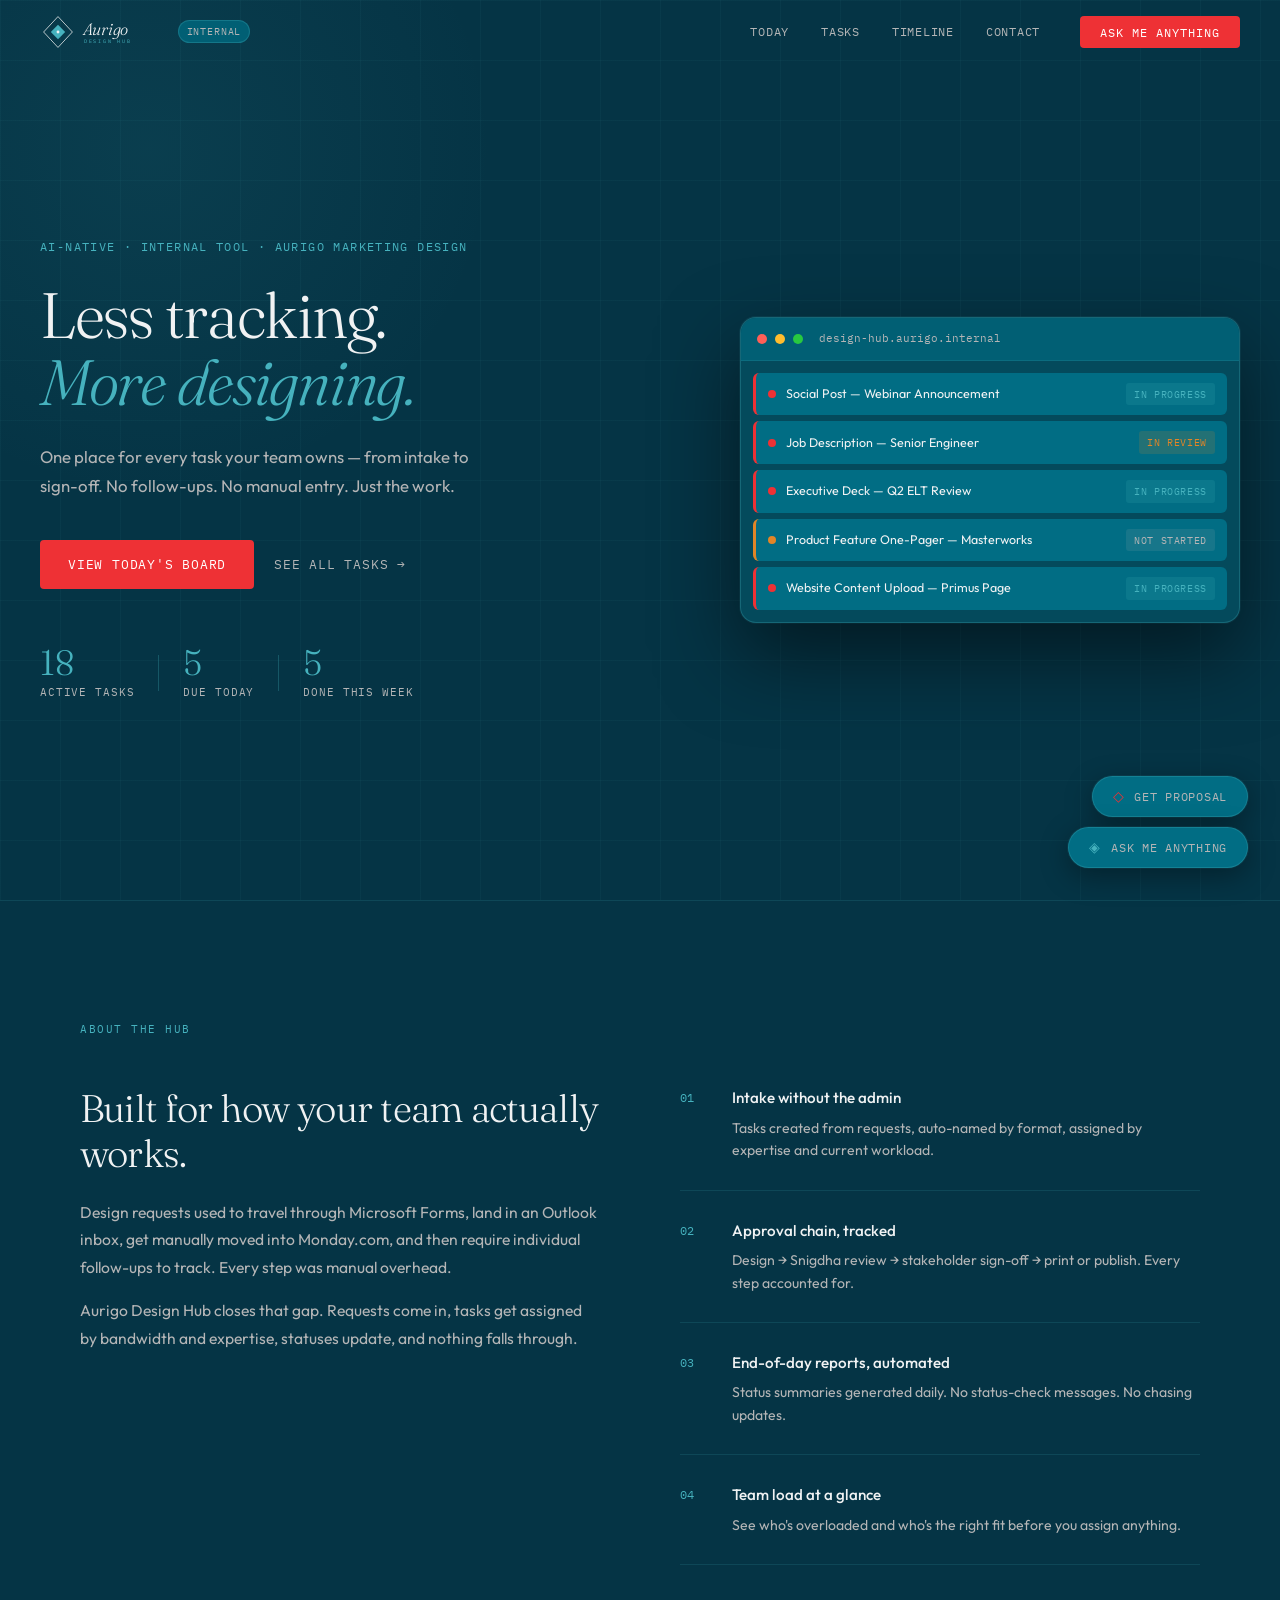
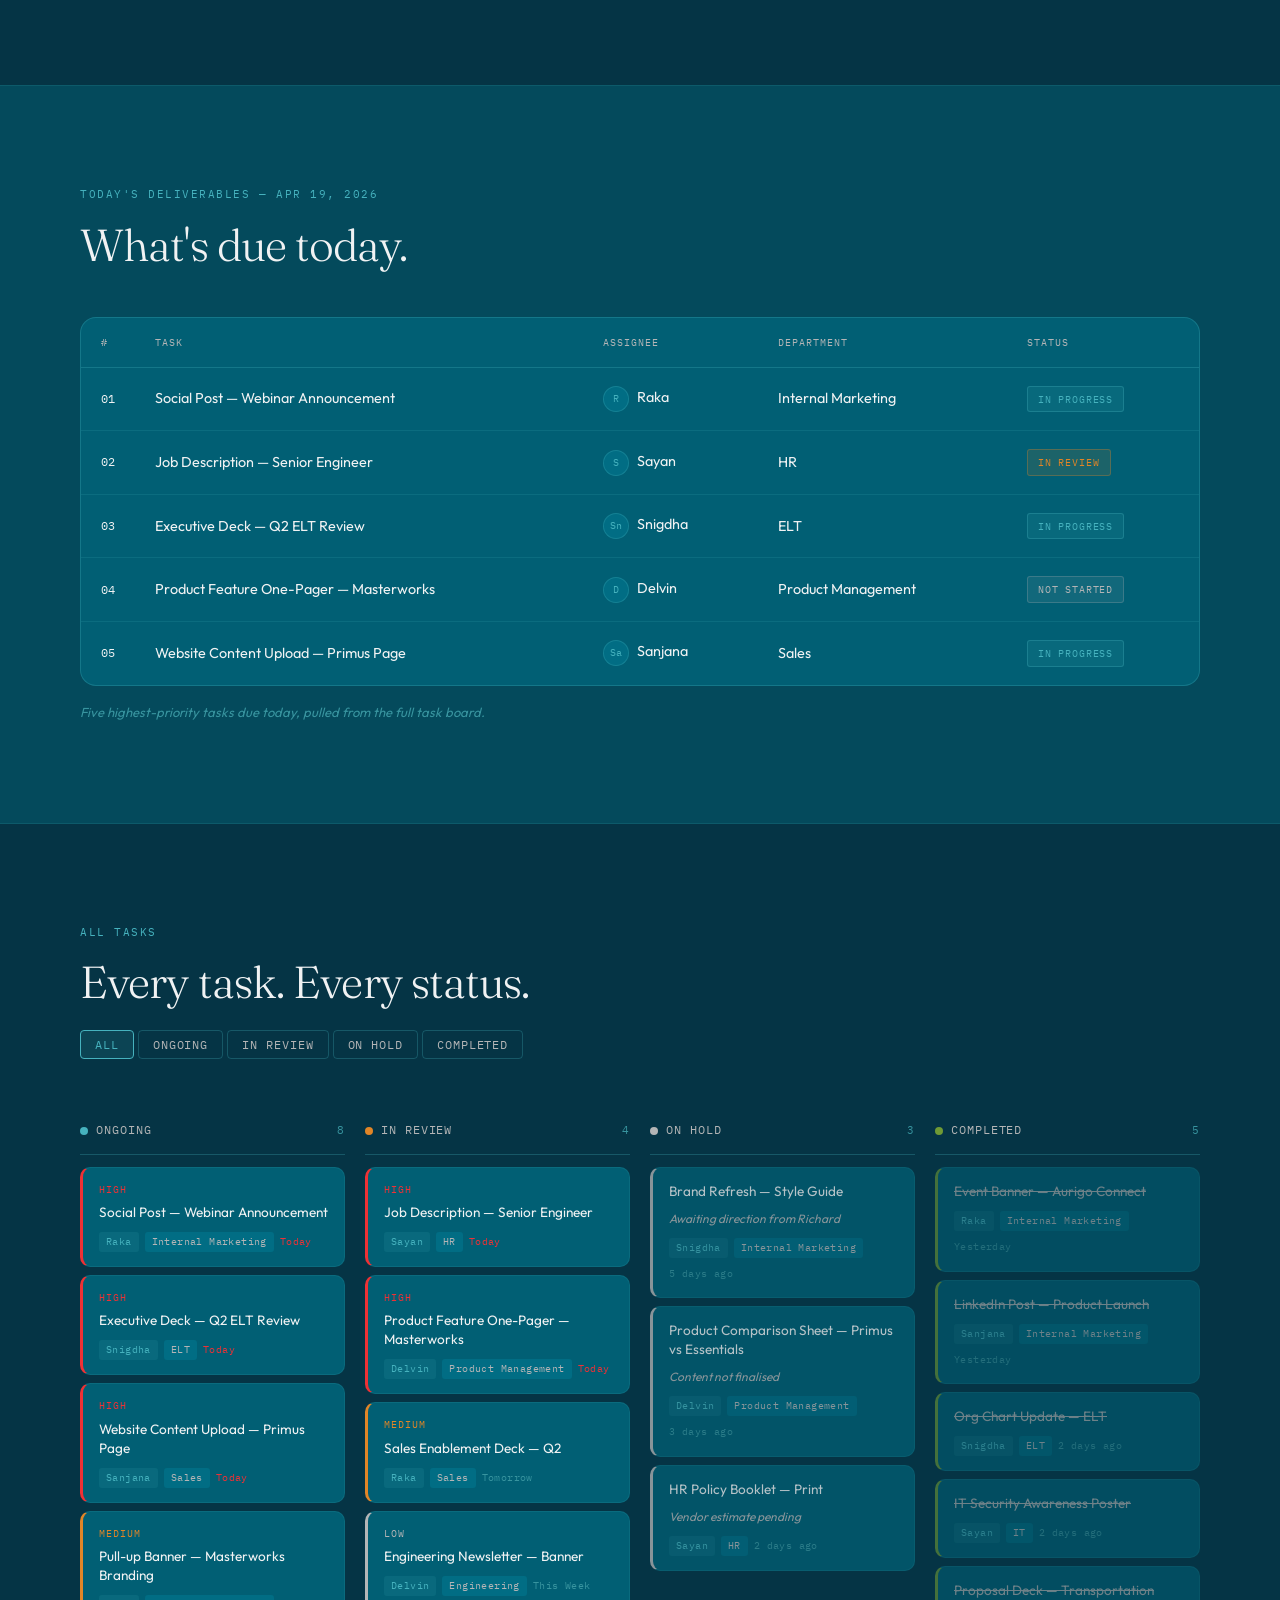
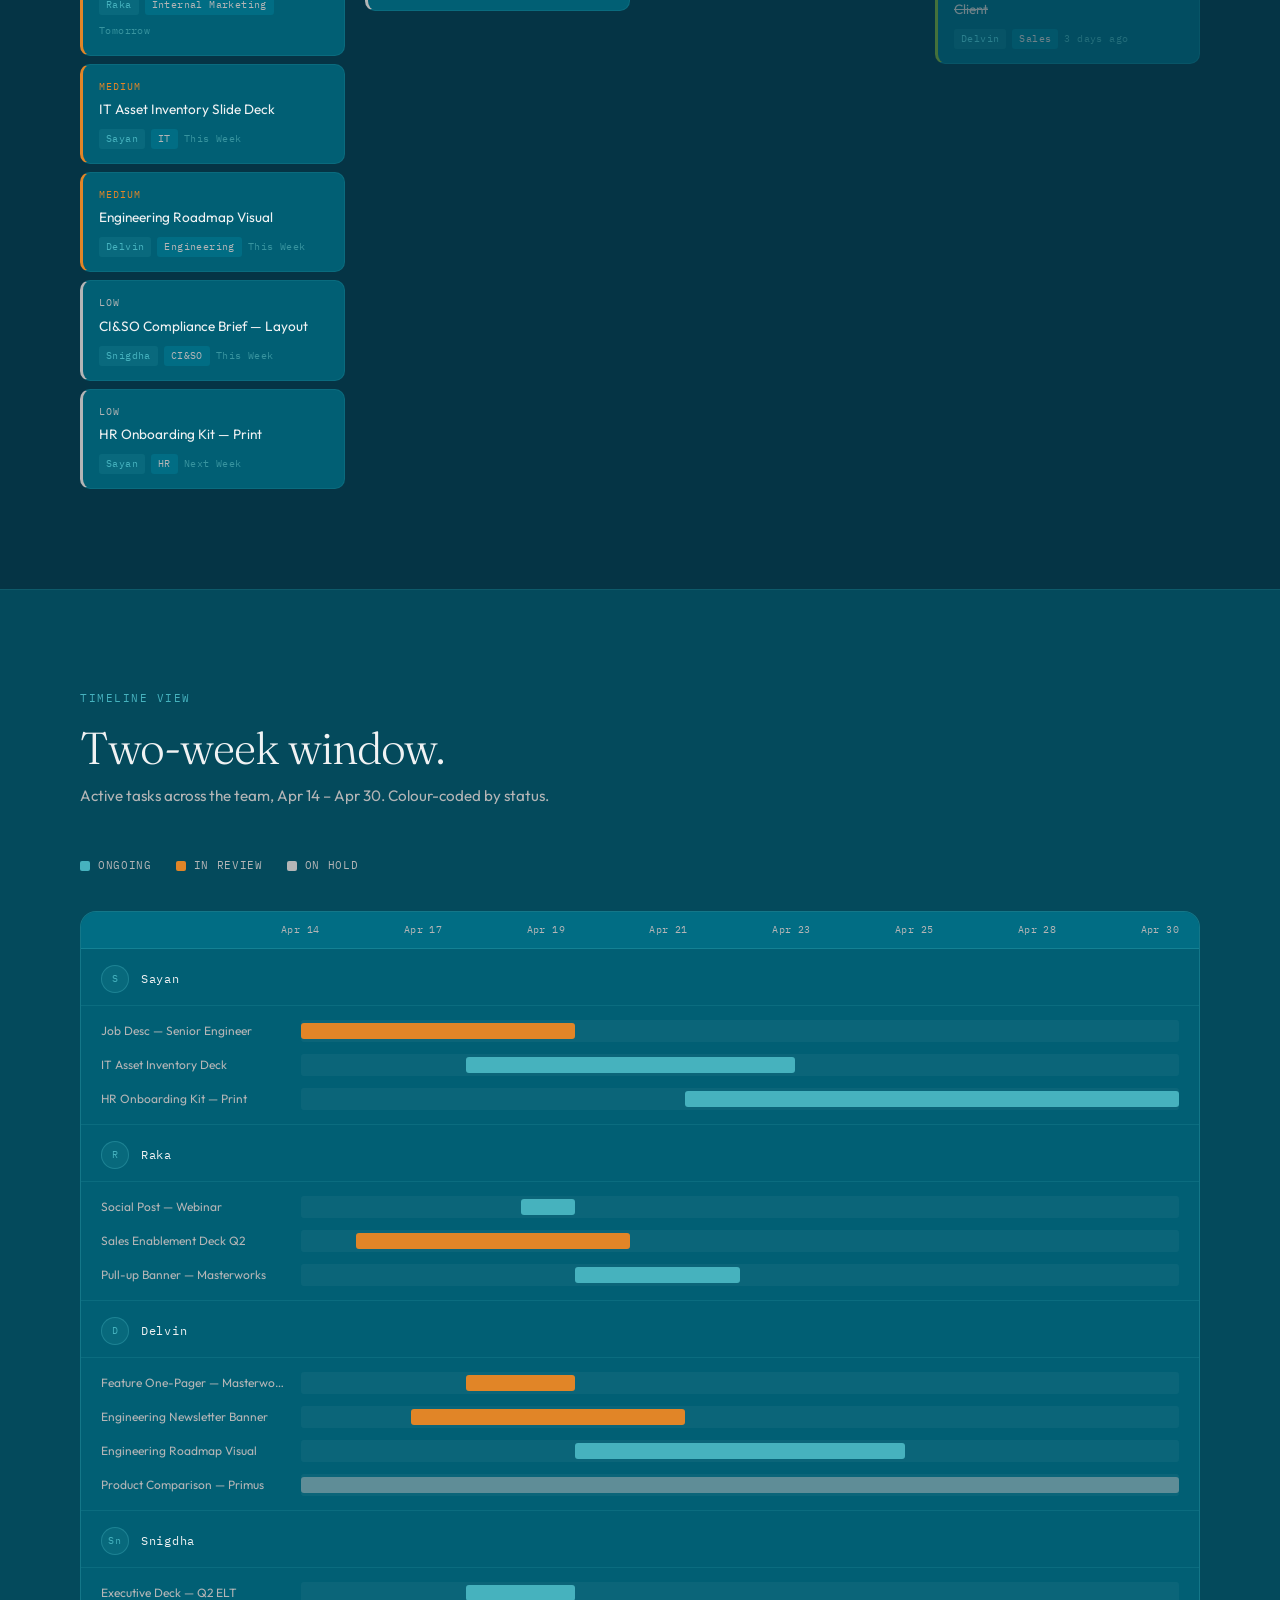
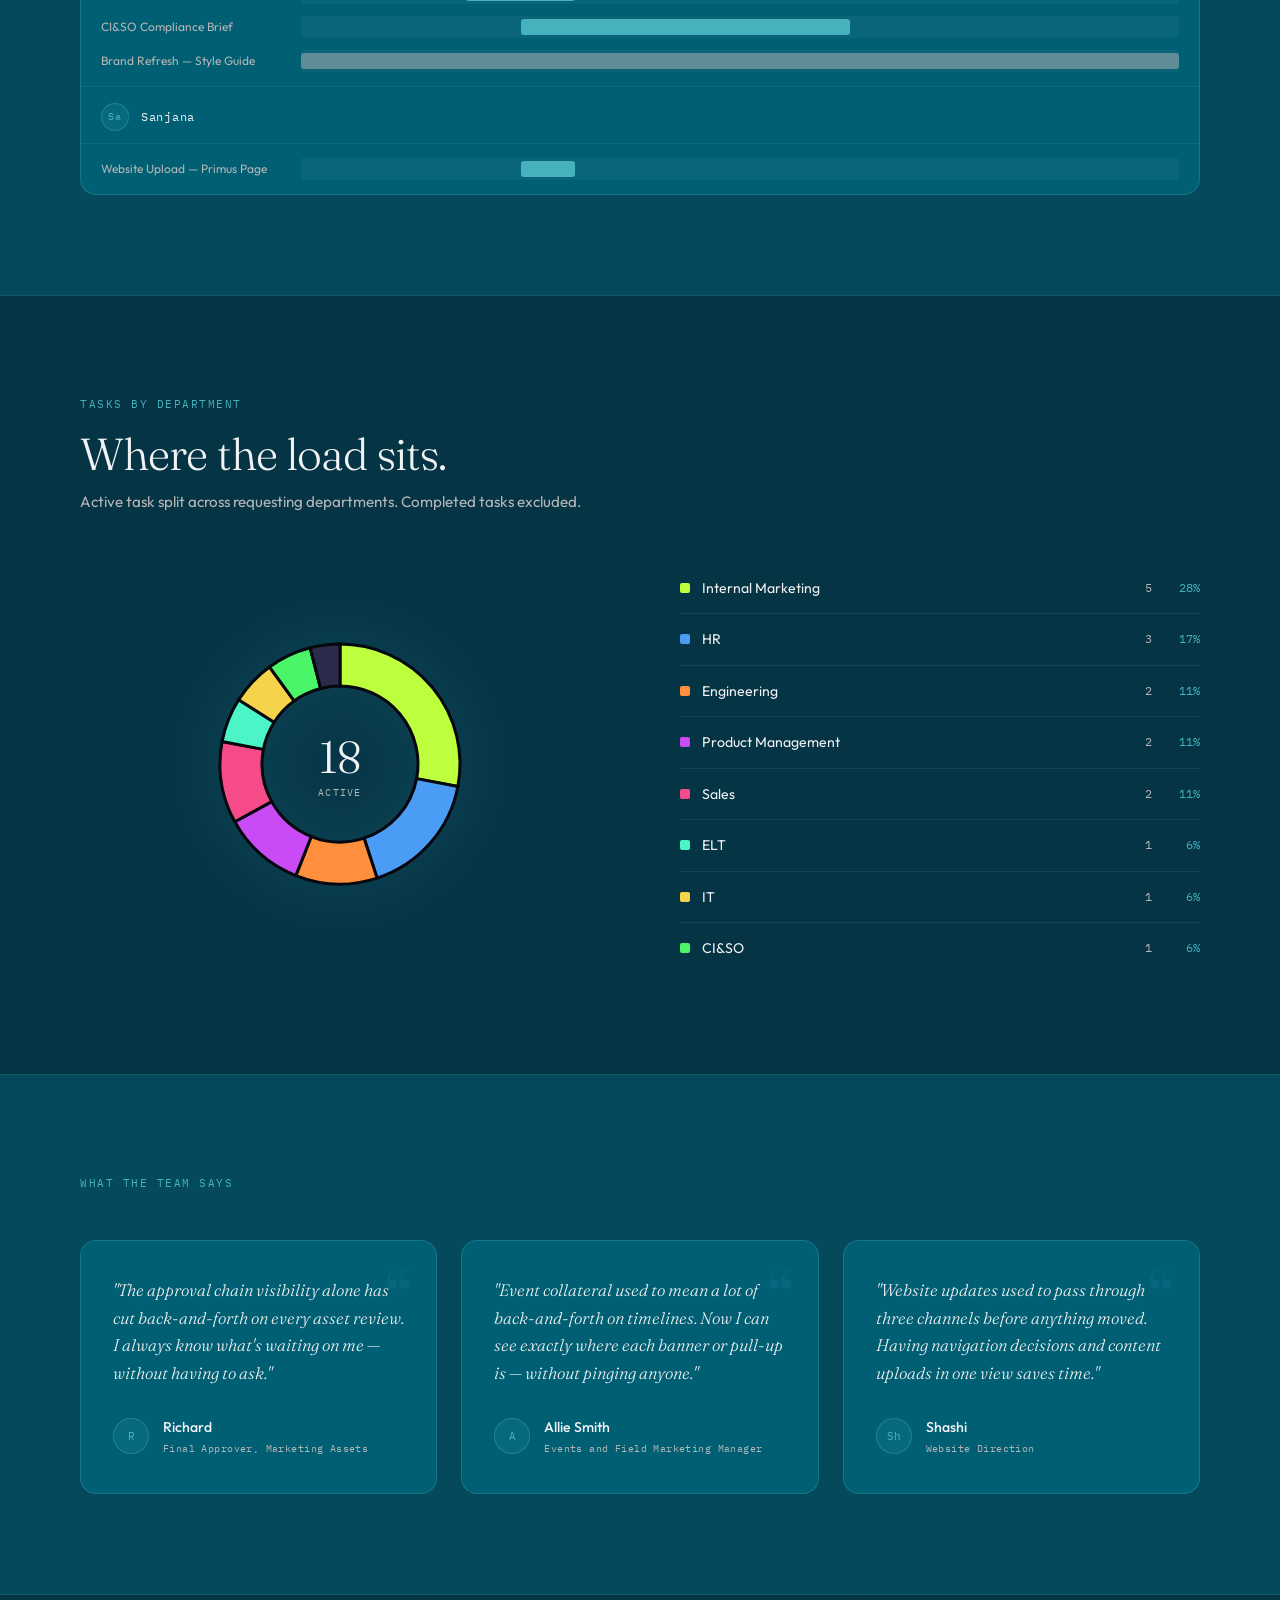
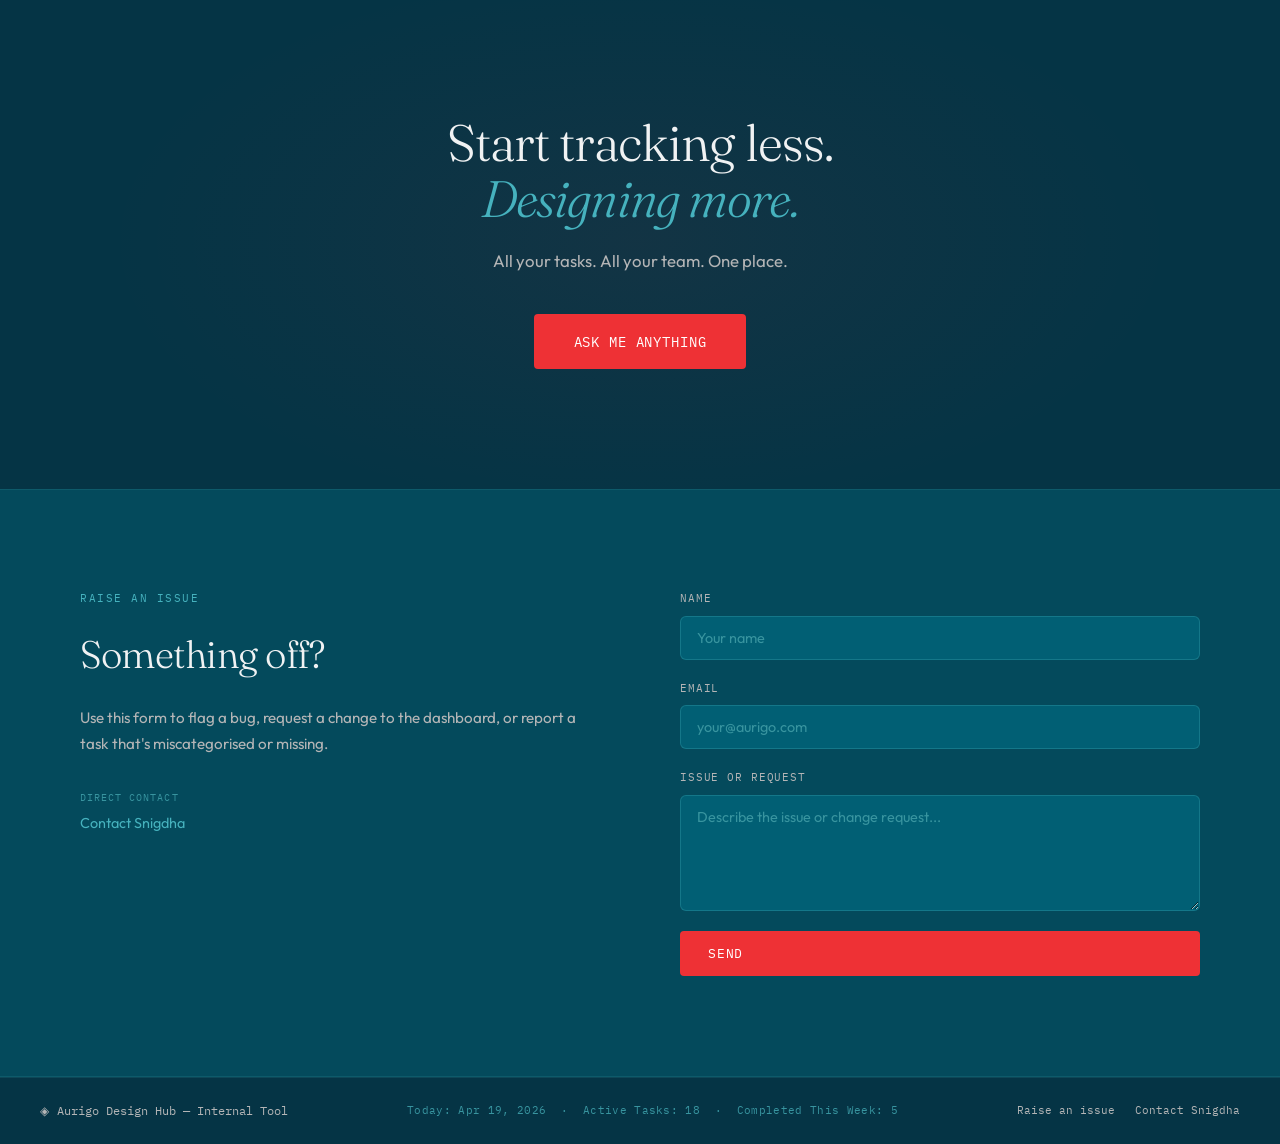
<file: index.html>
<!DOCTYPE html>
<html lang="en">
<head>
  <meta charset="UTF-8">
  <meta name="viewport" content="width=device-width, initial-scale=1.0">
  <title>Aurigo Design Hub — Internal Task Intelligence</title>
  <link rel="preconnect" href="https://fonts.googleapis.com">
  <link rel="preconnect" href="https://fonts.gstatic.com" crossorigin>
  <link href="https://fonts.googleapis.com/css2?family=Fraunces:ital,opsz,wght@0,9..144,300;0,9..144,500;1,9..144,300;1,9..144,400&family=IBM+Plex+Mono:wght@400;500&family=Outfit:wght@300;400;500;600&display=swap" rel="stylesheet">
  <link rel="stylesheet" href="styles.css">
</head>
<body>

  <!-- ── NAV ───────────────────────────────────────────────── -->
  <nav class="nav" id="nav">
    <div class="nav-inner">
      <div class="nav-logo">
        <svg xmlns="http://www.w3.org/2000/svg" viewBox="0 0 248 70" fill="none"
             height="36" aria-label="Aurigo Design Hub"
             style="display:block; flex-shrink:0;">
          <!-- Outer diamond frame — uses currentColor (inherits --text from nav) -->
          <path d="M35 5 L63 35 L35 65 L7 35 Z"
                stroke="currentColor" stroke-width="1.5" fill="none" stroke-linejoin="round"/>
          <!-- Inner diamond — site accent #46B2BE -->
          <path d="M35 21 L49 35 L35 49 L21 35 Z" fill="#46B2BE"/>
          <!-- Centre dot -->
          <circle cx="35" cy="35" r="2.8" fill="currentColor"/>
          <!-- "Aurigo" wordmark -->
          <text x="83" y="40"
                font-family="'Fraunces', Georgia, serif"
                font-size="32" font-weight="300" font-style="italic"
                fill="currentColor" letter-spacing="-0.5">Aurigo</text>
          <!-- "DESIGN HUB" sub-label in accent colour -->
          <text x="85" y="57"
                font-family="'IBM Plex Mono', 'Courier New', monospace"
                font-size="9" font-weight="400"
                fill="#46B2BE" letter-spacing="3.5">DESIGN HUB</text>
        </svg>
        <span class="logo-badge">Internal</span>
      </div>
      <div class="nav-links">
        <a href="#deliverables">Today</a>
        <a href="#tasks">Tasks</a>
        <a href="#timeline">Timeline</a>
        <a href="#contact">Contact</a>
      </div>
      <button class="nav-cta" onclick="toggleAiChat()">Ask me anything</button>
    </div>
  </nav>

  <!-- ── HERO ─────────────────────────────────────────────── -->
  <section class="hero" id="home">
    <div class="hero-inner">
      <div class="hero-content">
        <div class="hero-label">AI-native · Internal Tool · Aurigo Marketing Design</div>
        <h1 class="hero-headline">
          Less tracking.<br>
          <em>More designing.</em>
        </h1>
        <p class="hero-sub">
          One place for every task your team owns — from intake to sign-off.
          No follow-ups. No manual entry. Just the work.
        </p>
        <div class="hero-actions">
          <a href="#deliverables" class="btn-primary">View Today's Board</a>
          <a href="#tasks" class="btn-ghost">See all tasks →</a>
        </div>
        <div class="hero-stats">
          <div class="stat">
            <span class="stat-num">18</span>
            <span class="stat-label">Active Tasks</span>
          </div>
          <div class="stat-div"></div>
          <div class="stat">
            <span class="stat-num">5</span>
            <span class="stat-label">Due Today</span>
          </div>
          <div class="stat-div"></div>
          <div class="stat">
            <span class="stat-num">5</span>
            <span class="stat-label">Done This Week</span>
          </div>
        </div>
      </div>

      <div class="hero-visual">
        <div class="dashboard-preview">
          <div class="preview-bar">
            <span class="dot red"></span>
            <span class="dot amber"></span>
            <span class="dot green"></span>
            <span class="preview-title">design-hub.aurigo.internal</span>
          </div>
          <div class="preview-content">
            <div class="preview-row high">
              <span class="preview-dot high"></span>
              <span class="preview-task">Social Post — Webinar Announcement</span>
              <span class="preview-status in-progress">In Progress</span>
            </div>
            <div class="preview-row high">
              <span class="preview-dot high"></span>
              <span class="preview-task">Job Description — Senior Engineer</span>
              <span class="preview-status in-review">In Review</span>
            </div>
            <div class="preview-row high">
              <span class="preview-dot high"></span>
              <span class="preview-task">Executive Deck — Q2 ELT Review</span>
              <span class="preview-status in-progress">In Progress</span>
            </div>
            <div class="preview-row med">
              <span class="preview-dot med"></span>
              <span class="preview-task">Product Feature One-Pager — Masterworks</span>
              <span class="preview-status not-started">Not Started</span>
            </div>
            <div class="preview-row high">
              <span class="preview-dot high"></span>
              <span class="preview-task">Website Content Upload — Primus Page</span>
              <span class="preview-status in-progress">In Progress</span>
            </div>
          </div>
        </div>
      </div>
    </div>
  </section>

  <!-- ── ABOUT ─────────────────────────────────────────────── -->
  <section class="about" id="about">
    <div class="container">
      <div class="about-label reveal">About the hub</div>
      <div class="about-grid">
        <div class="about-text reveal">
          <h2>Built for how your team actually works.</h2>
          <p>
            Design requests used to travel through Microsoft Forms, land in an
            Outlook inbox, get manually moved into Monday.com, and then require
            individual follow-ups to track. Every step was manual overhead.
          </p>
          <p>
            Aurigo Design Hub closes that gap. Requests come in, tasks get
            assigned by bandwidth and expertise, statuses update, and nothing
            falls through.
          </p>
        </div>
        <div class="about-features reveal">
          <div class="feature-item">
            <div class="feature-icon">01</div>
            <div class="feature-text">
              <h4>Intake without the admin</h4>
              <p>Tasks created from requests, auto-named by format, assigned by expertise and current workload.</p>
            </div>
          </div>
          <div class="feature-item">
            <div class="feature-icon">02</div>
            <div class="feature-text">
              <h4>Approval chain, tracked</h4>
              <p>Design → Snigdha review → stakeholder sign-off → print or publish. Every step accounted for.</p>
            </div>
          </div>
          <div class="feature-item">
            <div class="feature-icon">03</div>
            <div class="feature-text">
              <h4>End-of-day reports, automated</h4>
              <p>Status summaries generated daily. No status-check messages. No chasing updates.</p>
            </div>
          </div>
          <div class="feature-item">
            <div class="feature-icon">04</div>
            <div class="feature-text">
              <h4>Team load at a glance</h4>
              <p>See who's overloaded and who's the right fit before you assign anything.</p>
            </div>
          </div>
        </div>
      </div>
    </div>
  </section>

  <!-- ── TODAY'S DELIVERABLES ──────────────────────────────── -->
  <section class="deliverables" id="deliverables">
    <div class="container">
      <div class="section-header reveal">
        <div class="section-label">TODAY'S DELIVERABLES — APR 19, 2026</div>
        <h2>What's due today.</h2>
      </div>
      <div class="deliverables-table-wrap reveal">
        <table class="deliverables-table">
          <thead>
            <tr>
              <th>#</th>
              <th>Task</th>
              <th>Assignee</th>
              <th>Department</th>
              <th>Status</th>
            </tr>
          </thead>
          <tbody>
            <tr>
              <td class="row-num">01</td>
              <td class="task-name">Social Post — Webinar Announcement</td>
              <td><span class="avatar">R</span>Raka</td>
              <td>Internal Marketing</td>
              <td><span class="badge in-progress">In Progress</span></td>
            </tr>
            <tr>
              <td class="row-num">02</td>
              <td class="task-name">Job Description — Senior Engineer</td>
              <td><span class="avatar">S</span>Sayan</td>
              <td>HR</td>
              <td><span class="badge in-review">In Review</span></td>
            </tr>
            <tr>
              <td class="row-num">03</td>
              <td class="task-name">Executive Deck — Q2 ELT Review</td>
              <td><span class="avatar">Sn</span>Snigdha</td>
              <td>ELT</td>
              <td><span class="badge in-progress">In Progress</span></td>
            </tr>
            <tr>
              <td class="row-num">04</td>
              <td class="task-name">Product Feature One-Pager — Masterworks</td>
              <td><span class="avatar">D</span>Delvin</td>
              <td>Product Management</td>
              <td><span class="badge not-started">Not Started</span></td>
            </tr>
            <tr>
              <td class="row-num">05</td>
              <td class="task-name">Website Content Upload — Primus Page</td>
              <td><span class="avatar">Sa</span>Sanjana</td>
              <td>Sales</td>
              <td><span class="badge in-progress">In Progress</span></td>
            </tr>
          </tbody>
        </table>
      </div>
      <p class="table-note reveal">Five highest-priority tasks due today, pulled from the full task board.</p>
    </div>
  </section>

  <!-- ── ALL TASKS (SERVICES) ──────────────────────────────── -->
  <section class="tasks" id="tasks">
    <div class="container">
      <div class="section-header reveal">
        <div class="section-label">ALL TASKS</div>
        <h2>Every task. Every status.</h2>
        <div class="filter-bar">
          <button class="filter active" data-filter="all">All</button>
          <button class="filter" data-filter="ongoing">Ongoing</button>
          <button class="filter" data-filter="in-review">In Review</button>
          <button class="filter" data-filter="on-hold">On Hold</button>
          <button class="filter" data-filter="completed">Completed</button>
        </div>
      </div>

      <div class="tasks-grid">

        <!-- Ongoing -->
        <div class="task-column reveal" data-status="ongoing">
          <div class="col-header">
            <span class="col-dot ongoing"></span>Ongoing<span class="col-count">8</span>
          </div>
          <div class="task-cards">
            <div class="task-card priority-high">
              <div class="card-priority">High</div>
              <div class="card-title">Social Post — Webinar Announcement</div>
              <div class="card-meta">
                <span class="card-assignee">Raka</span>
                <span class="card-dept">Internal Marketing</span>
                <span class="card-due today">Today</span>
              </div>
            </div>
            <div class="task-card priority-high">
              <div class="card-priority">High</div>
              <div class="card-title">Executive Deck — Q2 ELT Review</div>
              <div class="card-meta">
                <span class="card-assignee">Snigdha</span>
                <span class="card-dept">ELT</span>
                <span class="card-due today">Today</span>
              </div>
            </div>
            <div class="task-card priority-high">
              <div class="card-priority">High</div>
              <div class="card-title">Website Content Upload — Primus Page</div>
              <div class="card-meta">
                <span class="card-assignee">Sanjana</span>
                <span class="card-dept">Sales</span>
                <span class="card-due today">Today</span>
              </div>
            </div>
            <div class="task-card priority-medium">
              <div class="card-priority">Medium</div>
              <div class="card-title">Pull-up Banner — Masterworks Branding</div>
              <div class="card-meta">
                <span class="card-assignee">Raka</span>
                <span class="card-dept">Internal Marketing</span>
                <span class="card-due">Tomorrow</span>
              </div>
            </div>
            <div class="task-card priority-medium">
              <div class="card-priority">Medium</div>
              <div class="card-title">IT Asset Inventory Slide Deck</div>
              <div class="card-meta">
                <span class="card-assignee">Sayan</span>
                <span class="card-dept">IT</span>
                <span class="card-due">This Week</span>
              </div>
            </div>
            <div class="task-card priority-medium">
              <div class="card-priority">Medium</div>
              <div class="card-title">Engineering Roadmap Visual</div>
              <div class="card-meta">
                <span class="card-assignee">Delvin</span>
                <span class="card-dept">Engineering</span>
                <span class="card-due">This Week</span>
              </div>
            </div>
            <div class="task-card priority-low">
              <div class="card-priority">Low</div>
              <div class="card-title">CI&amp;SO Compliance Brief — Layout</div>
              <div class="card-meta">
                <span class="card-assignee">Snigdha</span>
                <span class="card-dept">CI&amp;SO</span>
                <span class="card-due">This Week</span>
              </div>
            </div>
            <div class="task-card priority-low">
              <div class="card-priority">Low</div>
              <div class="card-title">HR Onboarding Kit — Print</div>
              <div class="card-meta">
                <span class="card-assignee">Sayan</span>
                <span class="card-dept">HR</span>
                <span class="card-due">Next Week</span>
              </div>
            </div>
          </div>
        </div>

        <!-- In Review -->
        <div class="task-column reveal" data-status="in-review">
          <div class="col-header">
            <span class="col-dot in-review"></span>In Review<span class="col-count">4</span>
          </div>
          <div class="task-cards">
            <div class="task-card priority-high">
              <div class="card-priority">High</div>
              <div class="card-title">Job Description — Senior Engineer</div>
              <div class="card-meta">
                <span class="card-assignee">Sayan</span>
                <span class="card-dept">HR</span>
                <span class="card-due today">Today</span>
              </div>
            </div>
            <div class="task-card priority-high">
              <div class="card-priority">High</div>
              <div class="card-title">Product Feature One-Pager — Masterworks</div>
              <div class="card-meta">
                <span class="card-assignee">Delvin</span>
                <span class="card-dept">Product Management</span>
                <span class="card-due today">Today</span>
              </div>
            </div>
            <div class="task-card priority-medium">
              <div class="card-priority">Medium</div>
              <div class="card-title">Sales Enablement Deck — Q2</div>
              <div class="card-meta">
                <span class="card-assignee">Raka</span>
                <span class="card-dept">Sales</span>
                <span class="card-due">Tomorrow</span>
              </div>
            </div>
            <div class="task-card priority-low">
              <div class="card-priority">Low</div>
              <div class="card-title">Engineering Newsletter — Banner</div>
              <div class="card-meta">
                <span class="card-assignee">Delvin</span>
                <span class="card-dept">Engineering</span>
                <span class="card-due">This Week</span>
              </div>
            </div>
          </div>
        </div>

        <!-- On Hold -->
        <div class="task-column reveal" data-status="on-hold">
          <div class="col-header">
            <span class="col-dot on-hold"></span>On Hold<span class="col-count">3</span>
          </div>
          <div class="task-cards">
            <div class="task-card hold">
              <div class="card-title">Brand Refresh — Style Guide</div>
              <div class="card-hold-reason">Awaiting direction from Richard</div>
              <div class="card-meta">
                <span class="card-assignee">Snigdha</span>
                <span class="card-dept">Internal Marketing</span>
                <span class="card-due">5 days ago</span>
              </div>
            </div>
            <div class="task-card hold">
              <div class="card-title">Product Comparison Sheet — Primus vs Essentials</div>
              <div class="card-hold-reason">Content not finalised</div>
              <div class="card-meta">
                <span class="card-assignee">Delvin</span>
                <span class="card-dept">Product Management</span>
                <span class="card-due">3 days ago</span>
              </div>
            </div>
            <div class="task-card hold">
              <div class="card-title">HR Policy Booklet — Print</div>
              <div class="card-hold-reason">Vendor estimate pending</div>
              <div class="card-meta">
                <span class="card-assignee">Sayan</span>
                <span class="card-dept">HR</span>
                <span class="card-due">2 days ago</span>
              </div>
            </div>
          </div>
        </div>

        <!-- Completed -->
        <div class="task-column reveal" data-status="completed">
          <div class="col-header">
            <span class="col-dot completed"></span>Completed<span class="col-count">5</span>
          </div>
          <div class="task-cards">
            <div class="task-card done">
              <div class="card-title">Event Banner — Aurigo Connect</div>
              <div class="card-meta">
                <span class="card-assignee">Raka</span>
                <span class="card-dept">Internal Marketing</span>
                <span class="card-due">Yesterday</span>
              </div>
            </div>
            <div class="task-card done">
              <div class="card-title">LinkedIn Post — Product Launch</div>
              <div class="card-meta">
                <span class="card-assignee">Sanjana</span>
                <span class="card-dept">Internal Marketing</span>
                <span class="card-due">Yesterday</span>
              </div>
            </div>
            <div class="task-card done">
              <div class="card-title">Org Chart Update — ELT</div>
              <div class="card-meta">
                <span class="card-assignee">Snigdha</span>
                <span class="card-dept">ELT</span>
                <span class="card-due">2 days ago</span>
              </div>
            </div>
            <div class="task-card done">
              <div class="card-title">IT Security Awareness Poster</div>
              <div class="card-meta">
                <span class="card-assignee">Sayan</span>
                <span class="card-dept">IT</span>
                <span class="card-due">2 days ago</span>
              </div>
            </div>
            <div class="task-card done">
              <div class="card-title">Proposal Deck — Transportation Client</div>
              <div class="card-meta">
                <span class="card-assignee">Delvin</span>
                <span class="card-dept">Sales</span>
                <span class="card-due">3 days ago</span>
              </div>
            </div>
          </div>
        </div>

      </div><!-- /tasks-grid -->
    </div>
  </section>

  <!-- ── TIMELINE / GANTT ───────────────────────────────────── -->
  <section class="timeline" id="timeline">
    <div class="container">
      <div class="section-header reveal">
        <div class="section-label">TIMELINE VIEW</div>
        <h2>Two-week window.</h2>
        <p class="section-sub">Active tasks across the team, Apr 14 – Apr 30. Colour-coded by status.</p>
      </div>

      <div class="gantt-legend reveal">
        <span class="legend-item"><span class="legend-dot ongoing"></span>Ongoing</span>
        <span class="legend-item"><span class="legend-dot in-review"></span>In Review</span>
        <span class="legend-item"><span class="legend-dot on-hold"></span>On Hold</span>
      </div>

      <div class="gantt-wrap reveal">
        <!-- Date header -->
        <div class="gantt-dates">
          <div class="gantt-bars-header">
            <span>Apr 14</span><span>Apr 17</span><span>Apr 19</span>
            <span>Apr 21</span><span>Apr 23</span><span>Apr 25</span>
            <span>Apr 28</span><span>Apr 30</span>
          </div>
        </div>

        <!-- Sayan -->
        <div class="gantt-person">
          <div class="gantt-person-header">
            <div class="gantt-avatar">S</div>Sayan
          </div>
          <div class="gantt-rows">
            <div class="gantt-row">
              <span class="gantt-task-label">Job Desc — Senior Engineer</span>
              <div class="gantt-bar-track">
                <div class="gantt-bar in-review" style="left:0%;width:31.25%"></div>
              </div>
            </div>
            <div class="gantt-row">
              <span class="gantt-task-label">IT Asset Inventory Deck</span>
              <div class="gantt-bar-track">
                <div class="gantt-bar ongoing" style="left:18.75%;width:37.5%"></div>
              </div>
            </div>
            <div class="gantt-row">
              <span class="gantt-task-label">HR Onboarding Kit — Print</span>
              <div class="gantt-bar-track">
                <div class="gantt-bar ongoing" style="left:43.75%;width:56.25%"></div>
              </div>
            </div>
          </div>
        </div>

        <!-- Raka -->
        <div class="gantt-person">
          <div class="gantt-person-header">
            <div class="gantt-avatar">R</div>Raka
          </div>
          <div class="gantt-rows">
            <div class="gantt-row">
              <span class="gantt-task-label">Social Post — Webinar</span>
              <div class="gantt-bar-track">
                <div class="gantt-bar ongoing" style="left:25%;width:6.25%"></div>
              </div>
            </div>
            <div class="gantt-row">
              <span class="gantt-task-label">Sales Enablement Deck Q2</span>
              <div class="gantt-bar-track">
                <div class="gantt-bar in-review" style="left:6.25%;width:31.25%"></div>
              </div>
            </div>
            <div class="gantt-row">
              <span class="gantt-task-label">Pull-up Banner — Masterworks</span>
              <div class="gantt-bar-track">
                <div class="gantt-bar ongoing" style="left:31.25%;width:18.75%"></div>
              </div>
            </div>
          </div>
        </div>

        <!-- Delvin -->
        <div class="gantt-person">
          <div class="gantt-person-header">
            <div class="gantt-avatar">D</div>Delvin
          </div>
          <div class="gantt-rows">
            <div class="gantt-row">
              <span class="gantt-task-label">Feature One-Pager — Masterworks</span>
              <div class="gantt-bar-track">
                <div class="gantt-bar in-review" style="left:18.75%;width:12.5%"></div>
              </div>
            </div>
            <div class="gantt-row">
              <span class="gantt-task-label">Engineering Newsletter Banner</span>
              <div class="gantt-bar-track">
                <div class="gantt-bar in-review" style="left:12.5%;width:31.25%"></div>
              </div>
            </div>
            <div class="gantt-row">
              <span class="gantt-task-label">Engineering Roadmap Visual</span>
              <div class="gantt-bar-track">
                <div class="gantt-bar ongoing" style="left:31.25%;width:37.5%"></div>
              </div>
            </div>
            <div class="gantt-row">
              <span class="gantt-task-label">Product Comparison — Primus</span>
              <div class="gantt-bar-track">
                <div class="gantt-bar on-hold" style="left:0%;width:100%"></div>
              </div>
            </div>
          </div>
        </div>

        <!-- Snigdha -->
        <div class="gantt-person">
          <div class="gantt-person-header">
            <div class="gantt-avatar">Sn</div>Snigdha
          </div>
          <div class="gantt-rows">
            <div class="gantt-row">
              <span class="gantt-task-label">Executive Deck — Q2 ELT</span>
              <div class="gantt-bar-track">
                <div class="gantt-bar ongoing" style="left:18.75%;width:12.5%"></div>
              </div>
            </div>
            <div class="gantt-row">
              <span class="gantt-task-label">CI&amp;SO Compliance Brief</span>
              <div class="gantt-bar-track">
                <div class="gantt-bar ongoing" style="left:25%;width:37.5%"></div>
              </div>
            </div>
            <div class="gantt-row">
              <span class="gantt-task-label">Brand Refresh — Style Guide</span>
              <div class="gantt-bar-track">
                <div class="gantt-bar on-hold" style="left:0%;width:100%"></div>
              </div>
            </div>
          </div>
        </div>

        <!-- Sanjana -->
        <div class="gantt-person">
          <div class="gantt-person-header">
            <div class="gantt-avatar">Sa</div>Sanjana
          </div>
          <div class="gantt-rows">
            <div class="gantt-row">
              <span class="gantt-task-label">Website Upload — Primus Page</span>
              <div class="gantt-bar-track">
                <div class="gantt-bar ongoing" style="left:25%;width:6.25%"></div>
              </div>
            </div>
          </div>
        </div>

      </div><!-- /gantt-wrap -->
    </div>
  </section>

  <!-- ── DEPT PIE CHART ────────────────────────────────────── -->
  <section class="depts" id="depts">
    <div class="container">
      <div class="section-header reveal">
        <div class="section-label">TASKS BY DEPARTMENT</div>
        <h2>Where the load sits.</h2>
        <p class="section-sub">Active task split across requesting departments. Completed tasks excluded.</p>
      </div>
      <div class="dept-layout">
        <div class="dept-chart reveal">
          <svg viewBox="0 0 200 200" class="pie-chart" id="pieChart"></svg>
          <div class="pie-center">
            <span class="pie-total">18</span>
            <span class="pie-label">active</span>
          </div>
        </div>
        <div class="dept-legend reveal">
          <div class="dept-row">
            <span class="dept-color" style="background:#BDFF3C"></span>
            <span class="dept-name">Internal Marketing</span>
            <span class="dept-count">5</span>
            <span class="dept-pct">28%</span>
          </div>
          <div class="dept-row">
            <span class="dept-color" style="background:#4B9CF5"></span>
            <span class="dept-name">HR</span>
            <span class="dept-count">3</span>
            <span class="dept-pct">17%</span>
          </div>
          <div class="dept-row">
            <span class="dept-color" style="background:#FF8F3C"></span>
            <span class="dept-name">Engineering</span>
            <span class="dept-count">2</span>
            <span class="dept-pct">11%</span>
          </div>
          <div class="dept-row">
            <span class="dept-color" style="background:#C84BF5"></span>
            <span class="dept-name">Product Management</span>
            <span class="dept-count">2</span>
            <span class="dept-pct">11%</span>
          </div>
          <div class="dept-row">
            <span class="dept-color" style="background:#F54B88"></span>
            <span class="dept-name">Sales</span>
            <span class="dept-count">2</span>
            <span class="dept-pct">11%</span>
          </div>
          <div class="dept-row">
            <span class="dept-color" style="background:#4BF5C8"></span>
            <span class="dept-name">ELT</span>
            <span class="dept-count">1</span>
            <span class="dept-pct">6%</span>
          </div>
          <div class="dept-row">
            <span class="dept-color" style="background:#F5D44B"></span>
            <span class="dept-name">IT</span>
            <span class="dept-count">1</span>
            <span class="dept-pct">6%</span>
          </div>
          <div class="dept-row">
            <span class="dept-color" style="background:#4BF568"></span>
            <span class="dept-name">CI&amp;SO</span>
            <span class="dept-count">1</span>
            <span class="dept-pct">6%</span>
          </div>
        </div>
      </div>
    </div>
  </section>

  <!-- ── TESTIMONIALS ───────────────────────────────────────── -->
  <section class="testimonials" id="testimonials">
    <div class="container">
      <div class="section-label reveal">What the team says</div>
      <div class="testimonials-grid">
        <div class="testimonial reveal">
          <blockquote>
            "The approval chain visibility alone has cut back-and-forth on every
            asset review. I always know what's waiting on me — without having to ask."
          </blockquote>
          <div class="testimonial-author">
            <div class="author-avatar">R</div>
            <div>
              <div class="author-name">Richard</div>
              <div class="author-role">Final Approver, Marketing Assets</div>
            </div>
          </div>
        </div>
        <div class="testimonial reveal">
          <blockquote>
            "Event collateral used to mean a lot of back-and-forth on timelines.
            Now I can see exactly where each banner or pull-up is — without pinging anyone."
          </blockquote>
          <div class="testimonial-author">
            <div class="author-avatar">A</div>
            <div>
              <div class="author-name">Allie Smith</div>
              <div class="author-role">Events and Field Marketing Manager</div>
            </div>
          </div>
        </div>
        <div class="testimonial reveal">
          <blockquote>
            "Website updates used to pass through three channels before anything
            moved. Having navigation decisions and content uploads in one view saves time."
          </blockquote>
          <div class="testimonial-author">
            <div class="author-avatar">Sh</div>
            <div>
              <div class="author-name">Shashi</div>
              <div class="author-role">Website Direction</div>
            </div>
          </div>
        </div>
      </div>
    </div>
  </section>

  <!-- ── CTA SECTION ───────────────────────────────────────── -->
  <section class="cta-section">
    <div class="container">
      <div class="cta-inner reveal">
        <h2>Start tracking less.<br><em>Designing more.</em></h2>
        <p>All your tasks. All your team. One place.</p>
        <button class="btn-primary large" onclick="toggleAiChat()">Ask me anything</button>
      </div>
    </div>
  </section>

  <!-- ── CONTACT FORM ───────────────────────────────────────── -->
  <section class="contact" id="contact">
    <div class="container">
      <div class="contact-grid">
        <div class="contact-info reveal">
          <div class="section-label">Raise an issue</div>
          <h2>Something off?</h2>
          <p>
            Use this form to flag a bug, request a change to the dashboard,
            or report a task that's miscategorised or missing.
          </p>
          <div class="contact-detail">
            <span class="contact-label">Direct contact</span>
            <a href="mailto:snigdha@aurigo.com" class="contact-link">Contact Snigdha</a>
          </div>
        </div>
        <form class="contact-form reveal" id="contactForm" onsubmit="handleFormSubmit(event)">
          <div class="form-group">
            <label for="formName">Name</label>
            <input type="text" id="formName" placeholder="Your name" required>
          </div>
          <div class="form-group">
            <label for="formEmail">Email</label>
            <input type="email" id="formEmail" placeholder="your@aurigo.com" required>
          </div>
          <div class="form-group">
            <label for="formMessage">Issue or Request</label>
            <textarea id="formMessage" rows="5" placeholder="Describe the issue or change request..." required></textarea>
          </div>
          <button type="submit" class="btn-primary">Send</button>
          <div class="form-success" id="formSuccess">Sent. Snigdha will follow up.</div>
        </form>
      </div>
    </div>
  </section>

  <!-- ── FOOTER ────────────────────────────────────────────── -->
  <footer class="footer">
    <div class="footer-inner">
      <div class="footer-left">
        <span class="logo-mark">◈</span> Aurigo Design Hub — Internal Tool
      </div>
      <div class="footer-center">
        Today: Apr 19, 2026 &nbsp;·&nbsp; Active Tasks: 18 &nbsp;·&nbsp; Completed This Week: 5
      </div>
      <div class="footer-right">
        <a href="#contact">Raise an issue</a>
        <a href="#contact">Contact Snigdha</a>
      </div>
    </div>
  </footer>

  <!-- ── WIDGET SYSTEM ───────────────────────────────────── -->

  <!-- Launcher buttons (visible when no widget is open) -->
  <div class="widget-launchers" id="widgetLaunchers">
    <button class="launcher-btn launcher-proposal" onclick="openProposal()">
      <span class="launcher-icon">◇</span>
      <span class="launcher-label">Get Proposal</span>
    </button>
    <button class="launcher-btn launcher-chat" onclick="openChat()">
      <span class="launcher-icon">◈</span>
      <span class="launcher-label">Ask me anything</span>
    </button>
  </div>

  <!-- Widget 1: Q&A Chat -->
  <div class="widget-panel" id="chatWidget" role="dialog" aria-label="AI Assistant">
    <div class="ai-panel-header">
      <span class="ai-panel-title"><span class="logo-mark">◈</span> Ask me anything</span>
      <button class="ai-panel-close" onclick="closeChat()" aria-label="Close chat">×</button>
    </div>
    <div class="ai-panel-messages" id="aiPanelMessages">
      <div class="chat-msg bot">
        <div class="chat-bubble">Hi, I'm Snigdha's assistant. What would you like to know about the Design Hub?</div>
      </div>
    </div>
    <div class="ai-panel-footer">
      <input
        type="text"
        id="aiPanelInput"
        class="ai-panel-input"
        placeholder="Ask me anything..."
        onkeydown="if(event.key==='Enter' && !event.shiftKey){ event.preventDefault(); sendAiMessage(); }"
        autocomplete="off"
      >
      <button class="ai-panel-send" id="aiPanelSend" onclick="sendAiMessage()" aria-label="Send">→</button>
    </div>
  </div>

  <!-- Widget 2: Proposal Intake -->
  <div class="widget-panel proposal-widget" id="proposalWidget" role="dialog" aria-label="Get a Proposal">
    <div class="ai-panel-header proposal-header">
      <span class="ai-panel-title proposal-title">◇ Get a Proposal</span>
      <button class="ai-panel-close" onclick="closeProposal()" aria-label="Close">×</button>
    </div>
    <div class="intake-progress" id="intakeProgress">
      <div class="intake-bar-track">
        <div class="intake-bar-fill" id="intakeBarFill"></div>
      </div>
      <span class="intake-step-label" id="intakeStepLabel">Step 1 of 6</span>
    </div>
    <div class="ai-panel-messages" id="intakeMessages"></div>
    <div class="ai-panel-footer">
      <input
        type="text"
        id="intakeInput"
        class="ai-panel-input"
        placeholder="Your answer..."
        onkeydown="if(event.key==='Enter' && !event.shiftKey){ event.preventDefault(); sendIntakeMessage(); }"
        autocomplete="off"
      >
      <button class="ai-panel-send" id="intakeSend" onclick="sendIntakeMessage()" aria-label="Send">→</button>
    </div>
  </div>


  <!-- ── SCRIPTS ───────────────────────────────────────────── -->
  <script>
    /* --- Nav scroll --- */
    const nav = document.getElementById('nav');
    window.addEventListener('scroll', () => {
      nav.classList.toggle('scrolled', window.scrollY > 40);
    }, { passive: true });

    /* --- Scroll reveal --- */
    const observer = new IntersectionObserver((entries) => {
      entries.forEach((e, i) => {
        if (e.isIntersecting) {
          e.target.style.transitionDelay = (i * 0.06) + 's';
          e.target.classList.add('visible');
          observer.unobserve(e.target);
        }
      });
    }, { threshold: 0.12 });
    document.querySelectorAll('.reveal').forEach(el => observer.observe(el));

    /* --- Task filters --- */
    const filters = document.querySelectorAll('.filter');
    const columns = document.querySelectorAll('.task-column');
    filters.forEach(btn => {
      btn.addEventListener('click', () => {
        filters.forEach(b => b.classList.remove('active'));
        btn.classList.add('active');
        const f = btn.dataset.filter;
        columns.forEach(col => {
          col.classList.toggle('hidden', f !== 'all' && col.dataset.status !== f);
        });
      });
    });

    /* --- SVG Pie chart --- */
    (function drawPie() {
      const data = [
        { pct: 28, color: '#BDFF3C' },
        { pct: 17, color: '#4B9CF5' },
        { pct: 11, color: '#FF8F3C' },
        { pct: 11, color: '#C84BF5' },
        { pct: 11, color: '#F54B88' },
        { pct:  6, color: '#4BF5C8' },
        { pct:  6, color: '#F5D44B' },
        { pct:  6, color: '#4BF568' },
        { pct:  4, color: '#2A2A4A' }, /* gap fill */
      ];
      const cx = 100, cy = 100, r = 80, ir = 52;
      const svg = document.getElementById('pieChart');
      let angle = -90; /* start top */
      const TAU = Math.PI * 2;

      data.forEach(d => {
        const sweep = (d.pct / 100) * TAU;
        const x1 = cx + r * Math.cos((angle * Math.PI) / 180);
        const y1 = cy + r * Math.sin((angle * Math.PI) / 180);
        const endDeg = angle + (d.pct / 100) * 360;
        const x2 = cx + r * Math.cos((endDeg * Math.PI) / 180);
        const y2 = cy + r * Math.sin((endDeg * Math.PI) / 180);
        const xi1 = cx + ir * Math.cos((angle * Math.PI) / 180);
        const yi1 = cy + ir * Math.sin((angle * Math.PI) / 180);
        const xi2 = cx + ir * Math.cos((endDeg * Math.PI) / 180);
        const yi2 = cy + ir * Math.sin((endDeg * Math.PI) / 180);
        const large = d.pct > 50 ? 1 : 0;

        const path = document.createElementNS('http://www.w3.org/2000/svg', 'path');
        path.setAttribute('d', `
          M ${xi1} ${yi1}
          L ${x1} ${y1}
          A ${r} ${r} 0 ${large} 1 ${x2} ${y2}
          L ${xi2} ${yi2}
          A ${ir} ${ir} 0 ${large} 0 ${xi1} ${yi1}
          Z
        `);
        path.setAttribute('fill', d.color);
        path.setAttribute('stroke', '#07070E');
        path.setAttribute('stroke-width', '2');
        path.style.transition = 'opacity 0.2s';
        path.addEventListener('mouseenter', () => path.style.opacity = '0.8');
        path.addEventListener('mouseleave', () => path.style.opacity = '1');
        svg.appendChild(path);
        angle = endDeg;
      });
    })();

    /* --- Shared utilities --- */
    function escapeHtml(str) {
      const d = document.createElement('div');
      d.appendChild(document.createTextNode(str));
      return d.innerHTML;
    }

    function appendTyping(containerId, typingId) {
      const msgs = document.getElementById(containerId);
      const t = document.createElement('div');
      t.className = 'chat-msg bot';
      t.id = typingId;
      t.innerHTML = '<div class="typing-bubble"><span></span><span></span><span></span></div>';
      msgs.appendChild(t);
      msgs.scrollTop = msgs.scrollHeight;
    }

    function appendBot(containerId, text) {
      const msgs = document.getElementById(containerId);
      const d = document.createElement('div');
      d.className = 'chat-msg bot';
      d.innerHTML = `<div class="chat-bubble">${escapeHtml(text)}</div>`;
      msgs.appendChild(d);
      msgs.scrollTop = msgs.scrollHeight;
    }

    /* --- Widget 1: Q&A Chat --- */
    let aiHistory = [];
    let aiWaiting = false;

    function openChat() {
      document.getElementById('widgetLaunchers').classList.add('hidden');
      document.getElementById('chatWidget').classList.add('open');
      setTimeout(() => document.getElementById('aiPanelInput').focus(), 50);
    }

    function closeChat() {
      document.getElementById('chatWidget').classList.remove('open');
      document.getElementById('widgetLaunchers').classList.remove('hidden');
    }

    /* Backward-compat: nav button and CTA call toggleAiChat() */
    function toggleAiChat() {
      document.getElementById('chatWidget').classList.contains('open') ? closeChat() : openChat();
    }

    async function sendAiMessage() {
      if (aiWaiting) return;
      const input = document.getElementById('aiPanelInput');
      const send  = document.getElementById('aiPanelSend');
      const msgs  = document.getElementById('aiPanelMessages');
      const val   = input.value.trim();
      if (!val) return;

      const userDiv = document.createElement('div');
      userDiv.className = 'chat-msg user';
      userDiv.innerHTML = `<div class="chat-bubble">${escapeHtml(val)}</div>`;
      msgs.appendChild(userDiv);
      input.value = '';
      msgs.scrollTop = msgs.scrollHeight;

      aiHistory.push({ role: 'user', content: val });
      aiWaiting = true;
      input.disabled = true;
      send.disabled  = true;

      appendTyping('aiPanelMessages', 'aiTyping');

      try {
        const res  = await fetch('/api/chat', {
          method: 'POST',
          headers: { 'Content-Type': 'application/json' },
          body: JSON.stringify({ messages: aiHistory })
        });
        const data  = await res.json();
        const reply = data.reply || data.error || 'Something went wrong — please try again.';
        document.getElementById('aiTyping')?.remove();
        aiHistory.push({ role: 'assistant', content: reply });
        appendBot('aiPanelMessages', reply);
      } catch (err) {
        document.getElementById('aiTyping')?.remove();
        appendBot('aiPanelMessages', 'Something went wrong — please try again.');
      }

      aiWaiting      = false;
      input.disabled = false;
      send.disabled  = false;
      msgs.scrollTop = msgs.scrollHeight;
      input.focus();
    }

    /* --- Widget 2: Proposal Intake --- */
    let intakeHistory = [];
    let intakeWaiting = false;
    let intakeStarted = false;

    function openProposal() {
      document.getElementById('widgetLaunchers').classList.add('hidden');
      document.getElementById('proposalWidget').classList.add('open');
      if (!intakeStarted) {
        intakeStarted = true;
        startIntake();
      } else {
        setTimeout(() => document.getElementById('intakeInput').focus(), 50);
      }
    }

    function closeProposal() {
      document.getElementById('proposalWidget').classList.remove('open');
      document.getElementById('widgetLaunchers').classList.remove('hidden');
    }

    function setIntakeStep(step) {
      document.getElementById('intakeStepLabel').textContent = `Step ${step} of 6`;
      document.getElementById('intakeBarFill').style.width = `${((step - 1) / 6) * 100}%`;
    }

    async function startIntake() {
      /* Trigger message goes into history but is not shown as a user bubble */
      intakeHistory.push({ role: 'user', content: "I'd like to get a proposal." });

      intakeWaiting = true;
      document.getElementById('intakeInput').disabled = true;
      document.getElementById('intakeSend').disabled  = true;
      appendTyping('intakeMessages', 'intakeTyping');

      try {
        const res  = await fetch('/api/chat', {
          method: 'POST',
          headers: { 'Content-Type': 'application/json' },
          body: JSON.stringify({ messages: intakeHistory })
        });
        const data  = await res.json();
        const reply = data.reply || 'Something went wrong — please try again.';
        document.getElementById('intakeTyping')?.remove();
        intakeHistory.push({ role: 'assistant', content: reply });
        appendBot('intakeMessages', reply);
        if (data.intake_step) setIntakeStep(data.intake_step);
      } catch (err) {
        document.getElementById('intakeTyping')?.remove();
        appendBot('intakeMessages', 'Something went wrong — please try again.');
      }

      intakeWaiting = false;
      document.getElementById('intakeInput').disabled = false;
      document.getElementById('intakeSend').disabled  = false;
      document.getElementById('intakeInput').focus();
    }

    async function sendIntakeMessage() {
      if (intakeWaiting) return;
      const input = document.getElementById('intakeInput');
      const send  = document.getElementById('intakeSend');
      const msgs  = document.getElementById('intakeMessages');
      const val   = input.value.trim();
      if (!val) return;

      const userDiv = document.createElement('div');
      userDiv.className = 'chat-msg user';
      userDiv.innerHTML = `<div class="chat-bubble">${escapeHtml(val)}</div>`;
      msgs.appendChild(userDiv);
      input.value = '';
      msgs.scrollTop = msgs.scrollHeight;

      intakeHistory.push({ role: 'user', content: val });
      intakeWaiting  = true;
      input.disabled = true;
      send.disabled  = true;

      appendTyping('intakeMessages', 'intakeTyping');

      try {
        const res  = await fetch('/api/chat', {
          method: 'POST',
          headers: { 'Content-Type': 'application/json' },
          body: JSON.stringify({ messages: intakeHistory })
        });
        const data  = await res.json();
        const reply = data.reply || 'Something went wrong — please try again.';
        document.getElementById('intakeTyping')?.remove();
        intakeHistory.push({ role: 'assistant', content: reply });
        appendBot('intakeMessages', reply);

        if (data.intake_step) setIntakeStep(data.intake_step);

        if (data.intake_complete) {
          document.getElementById('intakeBarFill').style.width = '100%';
          document.getElementById('intakeStepLabel').textContent = 'Complete';
          /* Disable input permanently — conversation is done */
          input.disabled = true;
          send.disabled  = true;
          /* Fire proposal agent — await result and surface status */
          appendBot('intakeMessages', 'Generating your proposal — this may take a moment.');
          fetch('/api/generate-proposal', {
            method: 'POST',
            headers: { 'Content-Type': 'application/json' },
            body: JSON.stringify({ intakeData: data.intake_data, conversation: intakeHistory })
          })
            .then(r => r.ok ? r.json() : Promise.reject(r.status))
            .then(result => {
              if (result.results?.email) {
                appendBot('intakeMessages', 'Your proposal has been sent — check your inbox.');
              } else {
                appendBot('intakeMessages', 'Your proposal was prepared, but the email could not be delivered. Please reach out directly to snigdha@aurigo.com.');
              }
            })
            .catch(() => {
              appendBot('intakeMessages', 'Something went wrong preparing your proposal. Please reach out directly to snigdha@aurigo.com.');
            });
          return;
        }
      } catch (err) {
        document.getElementById('intakeTyping')?.remove();
        appendBot('intakeMessages', 'Something went wrong — please try again.');
      }

      intakeWaiting  = false;
      input.disabled = false;
      send.disabled  = false;
      msgs.scrollTop = msgs.scrollHeight;
      input.focus();
    }

    /* --- Contact form --- */
    function handleFormSubmit(e) {
      e.preventDefault();
      const success = document.getElementById('formSuccess');
      success.classList.add('visible');
      e.target.reset();
      setTimeout(() => success.classList.remove('visible'), 5000);
    }
  </script>

</body>
</html>
</file>
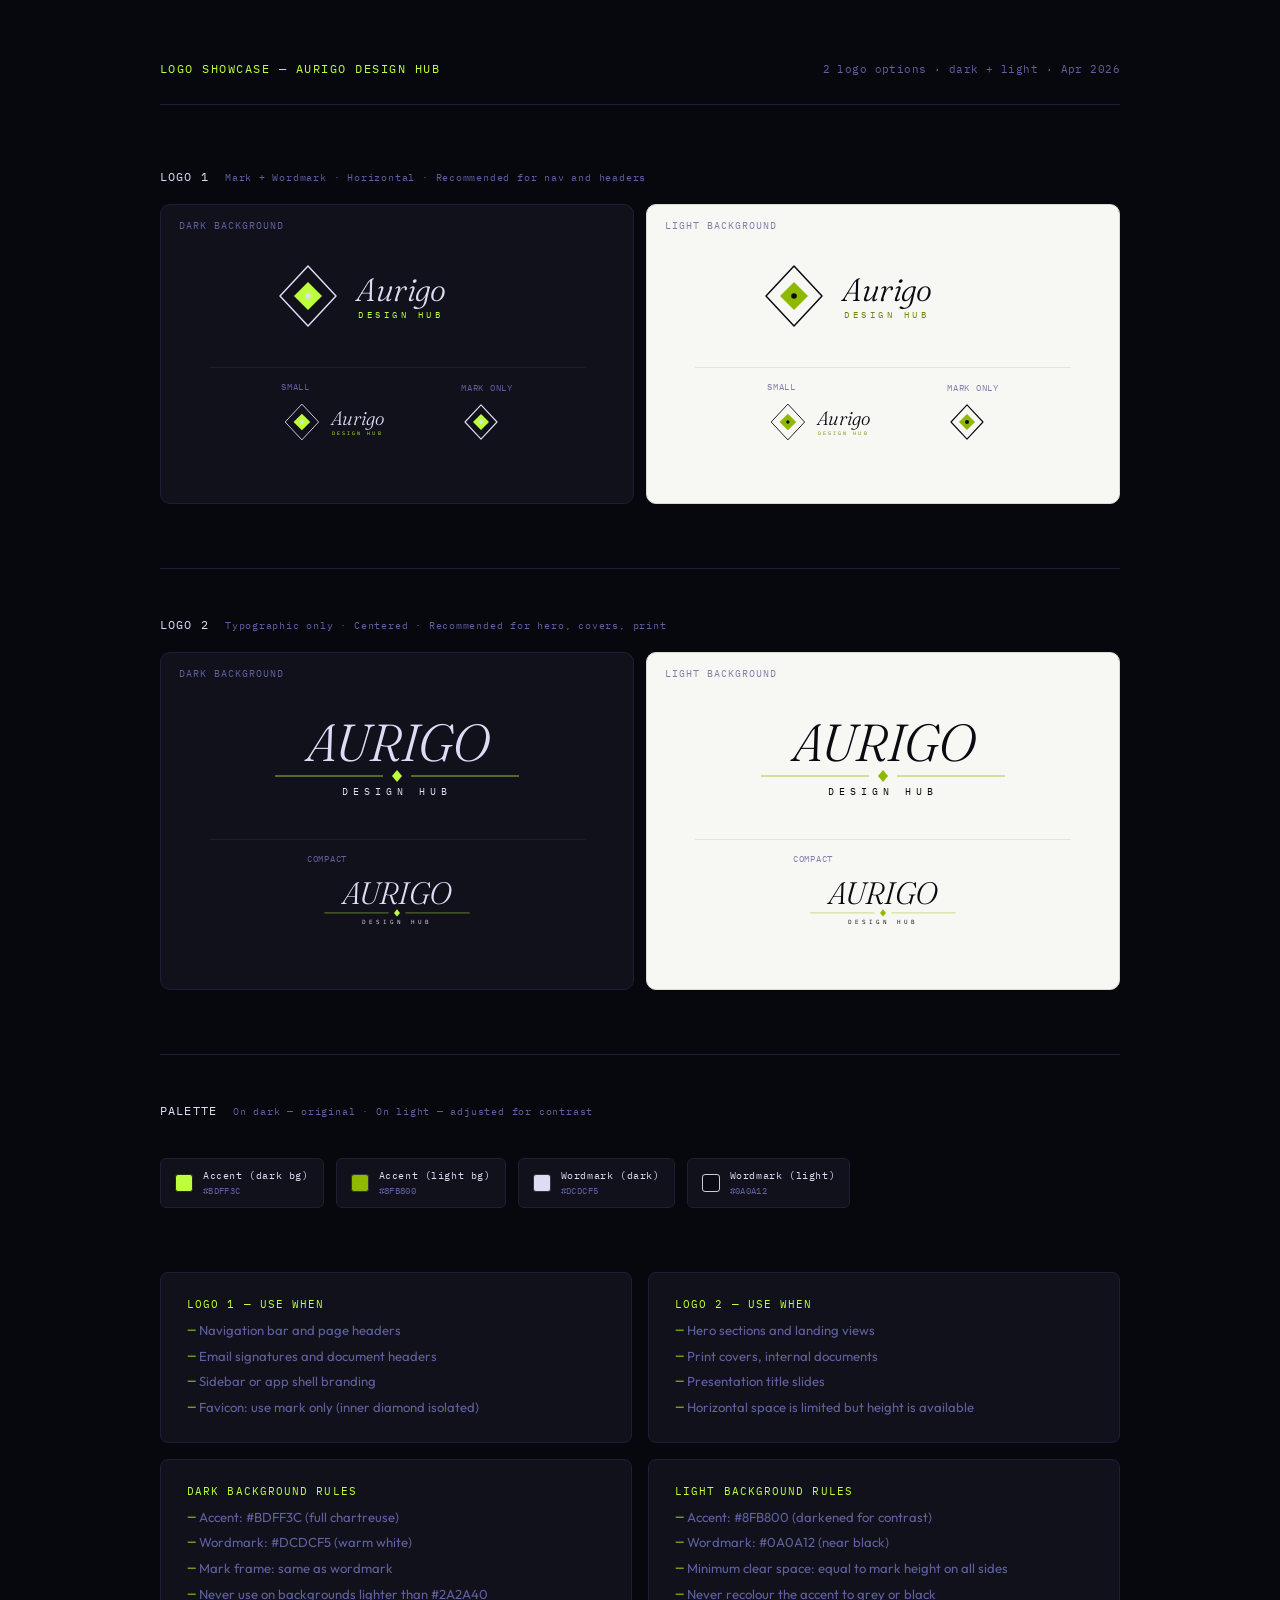
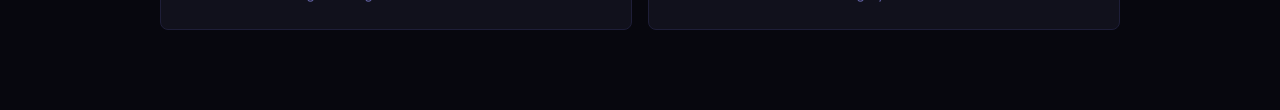
<file: logos-showcase.html>
<!DOCTYPE html>
<html lang="en">
<head>
  <meta charset="UTF-8">
  <meta name="viewport" content="width=device-width, initial-scale=1.0">
  <title>Logo Showcase — Aurigo Design Hub</title>
  <link rel="preconnect" href="https://fonts.googleapis.com">
  <link rel="preconnect" href="https://fonts.gstatic.com" crossorigin>
  <link href="https://fonts.googleapis.com/css2?family=Fraunces:ital,opsz,wght@1,9..144,300&family=IBM+Plex+Mono:wght@400;500&family=Outfit:wght@300;400;500&display=swap" rel="stylesheet">
  <style>
    :root {
      --bg:      #07070E;
      --surface: #11111C;
      --card:    #18182A;
      --accent:  #BDFF3C;
      --text:    #DCDCF5;
      --muted:   #6060A0;
      --border:  #1E1E38;
      --white:   #F7F7F4;
      --light-surface: #EEEEE9;
      --light-text: #0A0A12;
      --light-muted: #8080A8;
    }
    *, *::before, *::after { box-sizing: border-box; margin: 0; padding: 0; }
    html { font-size: 16px; -webkit-font-smoothing: antialiased; }
    body {
      background: var(--bg);
      color: var(--text);
      font-family: 'Outfit', sans-serif;
      min-height: 100vh;
      padding: 60px 40px 80px;
    }

    /* ── Page header ── */
    .page-header {
      max-width: 960px;
      margin: 0 auto 64px;
      display: flex;
      justify-content: space-between;
      align-items: flex-end;
      border-bottom: 1px solid var(--border);
      padding-bottom: 28px;
    }
    .page-header h1 {
      font-family: 'IBM Plex Mono', monospace;
      font-size: 0.78rem;
      letter-spacing: 0.12em;
      text-transform: uppercase;
      color: var(--accent);
      font-weight: 400;
    }
    .page-header p {
      font-family: 'IBM Plex Mono', monospace;
      font-size: 0.68rem;
      color: var(--muted);
      letter-spacing: 0.04em;
    }

    /* ── Logo block ── */
    .logo-block {
      max-width: 960px;
      margin: 0 auto 64px;
    }
    .logo-block-header {
      display: flex;
      align-items: baseline;
      gap: 16px;
      margin-bottom: 20px;
    }
    .logo-block-header h2 {
      font-family: 'IBM Plex Mono', monospace;
      font-size: 0.72rem;
      letter-spacing: 0.1em;
      text-transform: uppercase;
      color: var(--text);
      font-weight: 400;
    }
    .logo-block-header .tag {
      font-family: 'IBM Plex Mono', monospace;
      font-size: 0.62rem;
      letter-spacing: 0.08em;
      color: var(--muted);
    }

    /* ── Panel grid ── */
    .panels {
      display: grid;
      grid-template-columns: 1fr 1fr;
      gap: 12px;
    }
    .panel {
      border-radius: 10px;
      padding: 56px 48px;
      display: flex;
      flex-direction: column;
      align-items: center;
      justify-content: center;
      gap: 36px;
      position: relative;
      overflow: hidden;
    }
    .panel.dark {
      background: var(--surface);
      border: 1px solid var(--border);
    }
    .panel.light {
      background: var(--white);
      border: 1px solid #D8D8D0;
    }
    .panel-label {
      font-family: 'IBM Plex Mono', monospace;
      font-size: 0.62rem;
      letter-spacing: 0.1em;
      text-transform: uppercase;
      position: absolute;
      top: 14px;
      left: 18px;
    }
    .panel.dark  .panel-label { color: var(--muted); }
    .panel.light .panel-label { color: var(--light-muted); }

    /* ── SVG sizing ── */
    .logo-wrap { display: flex; align-items: center; justify-content: center; }
    .logo-wrap svg { max-width: 100%; }

    /* ── Small size strip ── */
    .sizes-row {
      display: flex;
      align-items: center;
      gap: 32px;
      padding-top: 12px;
      border-top: 1px solid rgba(255,255,255,0.06);
      width: 100%;
      justify-content: center;
    }
    .panel.light .sizes-row { border-top-color: rgba(0,0,0,0.08); }
    .size-tag {
      font-family: 'IBM Plex Mono', monospace;
      font-size: 0.58rem;
      letter-spacing: 0.08em;
      text-transform: uppercase;
      margin-bottom: 8px;
      display: block;
    }
    .panel.dark  .size-tag { color: var(--muted); }
    .panel.light .size-tag { color: var(--light-muted); }

    /* ── Divider ── */
    .section-divider {
      max-width: 960px;
      margin: 0 auto 48px;
      height: 1px;
      background: var(--border);
    }

    /* ── Usage notes ── */
    .notes {
      max-width: 960px;
      margin: 0 auto;
      display: grid;
      grid-template-columns: 1fr 1fr;
      gap: 16px;
    }
    .note-card {
      background: var(--surface);
      border: 1px solid var(--border);
      border-radius: 8px;
      padding: 24px 26px;
    }
    .note-card h3 {
      font-family: 'IBM Plex Mono', monospace;
      font-size: 0.68rem;
      letter-spacing: 0.1em;
      text-transform: uppercase;
      color: var(--accent);
      margin-bottom: 10px;
      font-weight: 400;
    }
    .note-card ul {
      list-style: none;
      display: flex;
      flex-direction: column;
      gap: 6px;
    }
    .note-card li {
      font-size: 0.82rem;
      color: var(--muted);
      padding-left: 12px;
      position: relative;
      line-height: 1.5;
    }
    .note-card li::before {
      content: '—';
      position: absolute;
      left: 0;
      color: var(--accent);
      font-size: 0.7rem;
    }

    /* ── Color swatches ── */
    .swatches {
      max-width: 960px;
      margin: 40px auto 0;
      display: flex;
      gap: 12px;
      flex-wrap: wrap;
    }
    .swatch {
      display: flex;
      align-items: center;
      gap: 10px;
      background: var(--surface);
      border: 1px solid var(--border);
      border-radius: 6px;
      padding: 10px 14px;
    }
    .swatch-dot {
      width: 18px; height: 18px;
      border-radius: 3px;
      flex-shrink: 0;
    }
    .swatch-info { display: flex; flex-direction: column; gap: 2px; }
    .swatch-name {
      font-family: 'IBM Plex Mono', monospace;
      font-size: 0.62rem;
      letter-spacing: 0.06em;
      color: var(--text);
    }
    .swatch-hex {
      font-family: 'IBM Plex Mono', monospace;
      font-size: 0.58rem;
      color: var(--muted);
      letter-spacing: 0.04em;
    }

    @media (max-width: 700px) {
      body { padding: 32px 20px 60px; }
      .panels { grid-template-columns: 1fr; }
      .notes  { grid-template-columns: 1fr; }
    }
  </style>
</head>
<body>

  <!-- ── PAGE HEADER ── -->
  <header class="page-header">
    <h1>Logo Showcase — Aurigo Design Hub</h1>
    <p>2 logo options · dark + light · Apr 2026</p>
  </header>

  <!-- ════════════════════════════════════
       LOGO 1: Mark + Wordmark
  ════════════════════════════════════ -->
  <div class="logo-block">
    <div class="logo-block-header">
      <h2>Logo 1</h2>
      <span class="tag">Mark + Wordmark · Horizontal · Recommended for nav and headers</span>
    </div>
    <div class="panels">

      <!-- Dark panel -->
      <div class="panel dark">
        <span class="panel-label">Dark background</span>
        <!-- Logo 1 — dark (light text) -->
        <div class="logo-wrap" style="color: #DCDCF5;">
          <svg xmlns="http://www.w3.org/2000/svg" viewBox="0 0 248 70" fill="none" width="248" height="70">
            <path d="M35 5 L63 35 L35 65 L7 35 Z" stroke="currentColor" stroke-width="1.5" fill="none" stroke-linejoin="round"/>
            <path d="M35 21 L49 35 L35 49 L21 35 Z" fill="#BDFF3C"/>
            <circle cx="35" cy="35" r="2.8" fill="currentColor"/>
            <text x="83" y="40" font-family="'Fraunces', Georgia, serif" font-size="32" font-weight="300" font-style="italic" fill="currentColor" letter-spacing="-0.5">Aurigo</text>
            <text x="85" y="57" font-family="'IBM Plex Mono', 'Courier New', monospace" font-size="9" font-weight="400" fill="#BDFF3C" letter-spacing="3.5">DESIGN HUB</text>
          </svg>
        </div>
        <!-- Small size -->
        <div class="sizes-row" style="color: #DCDCF5;">
          <div>
            <span class="size-tag">Small</span>
            <svg xmlns="http://www.w3.org/2000/svg" viewBox="0 0 248 70" fill="none" width="148" height="42">
              <path d="M35 5 L63 35 L35 65 L7 35 Z" stroke="currentColor" stroke-width="1.5" fill="none" stroke-linejoin="round"/>
              <path d="M35 21 L49 35 L35 49 L21 35 Z" fill="#BDFF3C"/>
              <circle cx="35" cy="35" r="2.8" fill="currentColor"/>
              <text x="83" y="40" font-family="'Fraunces', Georgia, serif" font-size="32" font-weight="300" font-style="italic" fill="currentColor" letter-spacing="-0.5">Aurigo</text>
              <text x="85" y="57" font-family="'IBM Plex Mono', 'Courier New', monospace" font-size="9" font-weight="400" fill="#BDFF3C" letter-spacing="3.5">DESIGN HUB</text>
            </svg>
          </div>
          <div>
            <span class="size-tag">Mark only</span>
            <svg xmlns="http://www.w3.org/2000/svg" viewBox="0 0 70 70" fill="none" width="40" height="40">
              <path d="M35 5 L63 35 L35 65 L7 35 Z" stroke="currentColor" stroke-width="2" fill="none" stroke-linejoin="round"/>
              <path d="M35 21 L49 35 L35 49 L21 35 Z" fill="#BDFF3C"/>
              <circle cx="35" cy="35" r="3.5" fill="currentColor"/>
            </svg>
          </div>
        </div>
      </div>

      <!-- Light panel -->
      <div class="panel light">
        <span class="panel-label">Light background</span>
        <!-- Logo 1 — light (dark text) -->
        <div class="logo-wrap" style="color: #0A0A12;">
          <svg xmlns="http://www.w3.org/2000/svg" viewBox="0 0 248 70" fill="none" width="248" height="70">
            <path d="M35 5 L63 35 L35 65 L7 35 Z" stroke="currentColor" stroke-width="1.5" fill="none" stroke-linejoin="round"/>
            <path d="M35 21 L49 35 L35 49 L21 35 Z" fill="#8FB800"/>
            <circle cx="35" cy="35" r="2.8" fill="currentColor"/>
            <text x="83" y="40" font-family="'Fraunces', Georgia, serif" font-size="32" font-weight="300" font-style="italic" fill="currentColor" letter-spacing="-0.5">Aurigo</text>
            <text x="85" y="57" font-family="'IBM Plex Mono', 'Courier New', monospace" font-size="9" font-weight="400" fill="#6A8800" letter-spacing="3.5">DESIGN HUB</text>
          </svg>
        </div>
        <!-- Small size -->
        <div class="sizes-row" style="color: #0A0A12;">
          <div>
            <span class="size-tag">Small</span>
            <svg xmlns="http://www.w3.org/2000/svg" viewBox="0 0 248 70" fill="none" width="148" height="42">
              <path d="M35 5 L63 35 L35 65 L7 35 Z" stroke="currentColor" stroke-width="1.5" fill="none" stroke-linejoin="round"/>
              <path d="M35 21 L49 35 L35 49 L21 35 Z" fill="#8FB800"/>
              <circle cx="35" cy="35" r="2.8" fill="currentColor"/>
              <text x="83" y="40" font-family="'Fraunces', Georgia, serif" font-size="32" font-weight="300" font-style="italic" fill="currentColor" letter-spacing="-0.5">Aurigo</text>
              <text x="85" y="57" font-family="'IBM Plex Mono', 'Courier New', monospace" font-size="9" font-weight="400" fill="#6A8800" letter-spacing="3.5">DESIGN HUB</text>
            </svg>
          </div>
          <div>
            <span class="size-tag">Mark only</span>
            <svg xmlns="http://www.w3.org/2000/svg" viewBox="0 0 70 70" fill="none" width="40" height="40">
              <path d="M35 5 L63 35 L35 65 L7 35 Z" stroke="currentColor" stroke-width="2" fill="none" stroke-linejoin="round"/>
              <path d="M35 21 L49 35 L35 49 L21 35 Z" fill="#8FB800"/>
              <circle cx="35" cy="35" r="3.5" fill="currentColor"/>
            </svg>
          </div>
        </div>
      </div>

    </div>
  </div>

  <div class="section-divider"></div>

  <!-- ════════════════════════════════════
       LOGO 2: Typographic
  ════════════════════════════════════ -->
  <div class="logo-block">
    <div class="logo-block-header">
      <h2>Logo 2</h2>
      <span class="tag">Typographic only · Centered · Recommended for hero, covers, print</span>
    </div>
    <div class="panels">

      <!-- Dark panel -->
      <div class="panel dark">
        <span class="panel-label">Dark background</span>
        <div class="logo-wrap" style="color: #DCDCF5;">
          <svg xmlns="http://www.w3.org/2000/svg" viewBox="0 0 300 94" fill="none" width="300" height="94">
            <text x="150" y="52" text-anchor="middle" font-family="'Fraunces', Georgia, serif" font-size="52" font-weight="300" font-style="italic" fill="currentColor" letter-spacing="-1">AURIGO</text>
            <line x1="28" y1="67" x2="136" y2="67" stroke="#BDFF3C" stroke-width="0.75"/>
            <line x1="164" y1="67" x2="272" y2="67" stroke="#BDFF3C" stroke-width="0.75"/>
            <path d="M150 61 L155 67 L150 73 L145 67 Z" fill="#BDFF3C"/>
            <text x="150" y="86" text-anchor="middle" font-family="'IBM Plex Mono', 'Courier New', monospace" font-size="10" font-weight="400" fill="currentColor" letter-spacing="5">DESIGN HUB</text>
          </svg>
        </div>
        <!-- Compact -->
        <div class="sizes-row" style="color: #DCDCF5;">
          <div>
            <span class="size-tag">Compact</span>
            <svg xmlns="http://www.w3.org/2000/svg" viewBox="0 0 300 94" fill="none" width="180" height="56">
              <text x="150" y="52" text-anchor="middle" font-family="'Fraunces', Georgia, serif" font-size="52" font-weight="300" font-style="italic" fill="currentColor" letter-spacing="-1">AURIGO</text>
              <line x1="28" y1="67" x2="136" y2="67" stroke="#BDFF3C" stroke-width="0.75"/>
              <line x1="164" y1="67" x2="272" y2="67" stroke="#BDFF3C" stroke-width="0.75"/>
              <path d="M150 61 L155 67 L150 73 L145 67 Z" fill="#BDFF3C"/>
              <text x="150" y="86" text-anchor="middle" font-family="'IBM Plex Mono', 'Courier New', monospace" font-size="10" font-weight="400" fill="currentColor" letter-spacing="5">DESIGN HUB</text>
            </svg>
          </div>
        </div>
      </div>

      <!-- Light panel -->
      <div class="panel light">
        <span class="panel-label">Light background</span>
        <div class="logo-wrap" style="color: #0A0A12;">
          <svg xmlns="http://www.w3.org/2000/svg" viewBox="0 0 300 94" fill="none" width="300" height="94">
            <text x="150" y="52" text-anchor="middle" font-family="'Fraunces', Georgia, serif" font-size="52" font-weight="300" font-style="italic" fill="currentColor" letter-spacing="-1">AURIGO</text>
            <line x1="28" y1="67" x2="136" y2="67" stroke="#8FB800" stroke-width="0.75"/>
            <line x1="164" y1="67" x2="272" y2="67" stroke="#8FB800" stroke-width="0.75"/>
            <path d="M150 61 L155 67 L150 73 L145 67 Z" fill="#8FB800"/>
            <text x="150" y="86" text-anchor="middle" font-family="'IBM Plex Mono', 'Courier New', monospace" font-size="10" font-weight="400" fill="currentColor" letter-spacing="5">DESIGN HUB</text>
          </svg>
        </div>
        <!-- Compact -->
        <div class="sizes-row" style="color: #0A0A12;">
          <div>
            <span class="size-tag">Compact</span>
            <svg xmlns="http://www.w3.org/2000/svg" viewBox="0 0 300 94" fill="none" width="180" height="56">
              <text x="150" y="52" text-anchor="middle" font-family="'Fraunces', Georgia, serif" font-size="52" font-weight="300" font-style="italic" fill="currentColor" letter-spacing="-1">AURIGO</text>
              <line x1="28" y1="67" x2="136" y2="67" stroke="#8FB800" stroke-width="0.75"/>
              <line x1="164" y1="67" x2="272" y2="67" stroke="#8FB800" stroke-width="0.75"/>
              <path d="M150 61 L155 67 L150 73 L145 67 Z" fill="#8FB800"/>
              <text x="150" y="86" text-anchor="middle" font-family="'IBM Plex Mono', 'Courier New', monospace" font-size="10" font-weight="400" fill="currentColor" letter-spacing="5">DESIGN HUB</text>
            </svg>
          </div>
        </div>
      </div>

    </div>
  </div>

  <div class="section-divider"></div>

  <!-- ── COLOUR SWATCHES ── -->
  <div class="logo-block">
    <div class="logo-block-header">
      <h2>Palette</h2>
      <span class="tag">On dark — original · On light — adjusted for contrast</span>
    </div>
    <div class="swatches">
      <div class="swatch">
        <div class="swatch-dot" style="background:#BDFF3C; border: 1px solid #2a2a1a;"></div>
        <div class="swatch-info">
          <span class="swatch-name">Accent (dark bg)</span>
          <span class="swatch-hex">#BDFF3C</span>
        </div>
      </div>
      <div class="swatch">
        <div class="swatch-dot" style="background:#8FB800; border: 1px solid #333;"></div>
        <div class="swatch-info">
          <span class="swatch-name">Accent (light bg)</span>
          <span class="swatch-hex">#8FB800</span>
        </div>
      </div>
      <div class="swatch">
        <div class="swatch-dot" style="background:#DCDCF5; border: 1px solid #333;"></div>
        <div class="swatch-info">
          <span class="swatch-name">Wordmark (dark)</span>
          <span class="swatch-hex">#DCDCF5</span>
        </div>
      </div>
      <div class="swatch">
        <div class="swatch-dot" style="background:#0A0A12; border: 1px solid #ccc;"></div>
        <div class="swatch-info">
          <span class="swatch-name">Wordmark (light)</span>
          <span class="swatch-hex">#0A0A12</span>
        </div>
      </div>
    </div>
  </div>

  <!-- ── USAGE NOTES ── -->
  <div class="notes" style="margin-top: 40px;">
    <div class="note-card">
      <h3>Logo 1 — Use when</h3>
      <ul>
        <li>Navigation bar and page headers</li>
        <li>Email signatures and document headers</li>
        <li>Sidebar or app shell branding</li>
        <li>Favicon: use mark only (inner diamond isolated)</li>
      </ul>
    </div>
    <div class="note-card">
      <h3>Logo 2 — Use when</h3>
      <ul>
        <li>Hero sections and landing views</li>
        <li>Print covers, internal documents</li>
        <li>Presentation title slides</li>
        <li>Horizontal space is limited but height is available</li>
      </ul>
    </div>
    <div class="note-card">
      <h3>Dark background rules</h3>
      <ul>
        <li>Accent: #BDFF3C (full chartreuse)</li>
        <li>Wordmark: #DCDCF5 (warm white)</li>
        <li>Mark frame: same as wordmark</li>
        <li>Never use on backgrounds lighter than #2A2A40</li>
      </ul>
    </div>
    <div class="note-card">
      <h3>Light background rules</h3>
      <ul>
        <li>Accent: #8FB800 (darkened for contrast)</li>
        <li>Wordmark: #0A0A12 (near black)</li>
        <li>Minimum clear space: equal to mark height on all sides</li>
        <li>Never recolour the accent to grey or black</li>
      </ul>
    </div>
  </div>

</body>
</html>
</file>
<file: styles.css>
/* ============================================================
   AURIGO DESIGN HUB — styles.css
   Palette: Teal backgrounds · Red CTA · Teal accent · Fraunces display
   ============================================================ */

/* Variables */
:root {
  /* Backgrounds — teal scale dark → mid */
  --bg:          #053445;
  --bg-surface:  #044a5c;
  --bg-card:     #015F74;
  --bg-card-alt: #016d84;

  /* Primary accent — lightest teal (highlights, labels, icons) */
  --accent:      #46B2BE;
  --accent-dim:  rgba(70,178,190,0.12);
  --accent-glow: rgba(70,178,190,0.25);

  /* CTA — red, used ONLY on action buttons */
  --cta:         #ee3135;
  --cta-glow:    rgba(238,49,53,0.30);

  /* Text */
  --text:        #f0f2f3;
  --text-muted:  #b4b5b6;
  --text-dim:    #38949F;

  /* Borders */
  --border:      rgba(70,178,190,0.15);
  --border-light:rgba(70,178,190,0.28);

  /* Status palette */
  --c-ongoing:   #46B2BE;   /* lightest teal  */
  --c-review:    #e18527;   /* orange         */
  --c-hold:      #b4b5b6;   /* medium grey    */
  --c-done:      #6F9a35;   /* green          */
  --c-high:      #ee3135;   /* red            */
  --c-med:       #e18527;   /* orange         */
  --c-low:       #b4b5b6;   /* medium grey    */

  --font-display:'Fraunces', Georgia, serif;
  --font-mono:   'IBM Plex Mono', monospace;
  --font-body:   'Outfit', sans-serif;

  --r-sm: 6px;
  --r-md: 10px;
  --r-lg: 16px;

  --ease-out: cubic-bezier(0.16,1,0.3,1);
}

/* Reset */
*,*::before,*::after { box-sizing:border-box; margin:0; padding:0; }
html { scroll-behavior:smooth; font-size:16px; }
body {
  background: var(--bg);
  color: var(--text);
  font-family: var(--font-body);
  font-weight: 400;
  line-height: 1.6;
  overflow-x: hidden;
  -webkit-font-smoothing: antialiased;
}
img { max-width:100%; display:block; }
a { color:inherit; text-decoration:none; }
button { cursor:pointer; border:none; background:none; font-family:var(--font-body); }
input,textarea { font-family:var(--font-body); }

/* Layout */
.container {
  max-width: 1200px;
  margin: 0 auto;
  padding: 0 40px;
}
section { position:relative; }

/* ---- NAV -------------------------------------------------- */
.nav {
  position: fixed;
  top: 0; left: 0; right: 0;
  z-index: 100;
  padding: 0 40px;
  height: 64px;
  display: flex;
  align-items: center;
  border-bottom: 1px solid transparent;
  transition: background 0.3s ease, border-color 0.3s ease;
}
.nav.scrolled {
  background: rgba(5,52,69,0.95);
  border-color: var(--border);
  backdrop-filter: blur(16px);
}
.nav-inner {
  width: 100%;
  max-width: 1200px;
  margin: 0 auto;
  display: flex;
  align-items: center;
  gap: 40px;
}
.nav-logo {
  display: flex;
  align-items: center;
  gap: 10px;
  flex-shrink: 0;
  color: var(--text);
}
.logo-badge {
  font-family: var(--font-mono);
  font-size: 0.65rem;
  letter-spacing: 0.08em;
  text-transform: uppercase;
  color: var(--text-muted);
  background: var(--bg-card);
  border: 1px solid var(--border-light);
  padding: 2px 8px;
  border-radius: 20px;
}
.nav-links {
  display: flex;
  gap: 32px;
  margin-left: auto;
}
.nav-links a {
  font-family: var(--font-mono);
  font-size: 0.78rem;
  letter-spacing: 0.06em;
  text-transform: uppercase;
  color: var(--text-muted);
  transition: color 0.2s;
}
.nav-links a:hover { color: var(--text); }
/* CTA — red */
.nav-cta {
  font-family: var(--font-mono);
  font-size: 0.78rem;
  letter-spacing: 0.08em;
  text-transform: uppercase;
  color: #fff;
  background: var(--cta);
  padding: 8px 20px;
  border-radius: 4px;
  transition: transform 0.15s, box-shadow 0.15s;
  flex-shrink: 0;
}
.nav-cta:hover {
  transform: translateY(-1px);
  box-shadow: 0 6px 20px var(--cta-glow);
}

/* ---- HERO -------------------------------------------------- */
.hero {
  min-height: 100vh;
  display: flex;
  align-items: center;
  padding: 120px 40px 80px;
  position: relative;
  overflow: hidden;
}
.hero::before {
  content: '';
  position: absolute;
  top: -200px; left: -200px;
  width: 700px; height: 700px;
  background: radial-gradient(circle, rgba(70,178,190,0.08) 0%, transparent 70%);
  pointer-events: none;
}
.hero::after {
  content: '';
  position: absolute;
  top: 0; left: 0; right: 0; bottom: 0;
  background-image:
    linear-gradient(rgba(70,178,190,0.05) 1px, transparent 1px),
    linear-gradient(90deg, rgba(70,178,190,0.05) 1px, transparent 1px);
  background-size: 60px 60px;
  pointer-events: none;
}
.hero-inner {
  max-width: 1200px;
  margin: 0 auto;
  width: 100%;
  display: grid;
  grid-template-columns: 1fr 1fr;
  gap: 80px;
  align-items: center;
  position: relative;
  z-index: 1;
}
.hero-label {
  font-family: var(--font-mono);
  font-size: 0.72rem;
  letter-spacing: 0.12em;
  text-transform: uppercase;
  color: var(--accent);
  margin-bottom: 24px;
}
.hero-headline {
  font-family: var(--font-display);
  font-size: clamp(3rem, 5vw, 5rem);
  font-weight: 300;
  line-height: 1.05;
  letter-spacing: -0.02em;
  color: var(--text);
  margin-bottom: 28px;
}
.hero-headline em {
  font-style: italic;
  color: var(--accent);
}
.hero-sub {
  font-size: 1.05rem;
  color: var(--text-muted);
  line-height: 1.7;
  max-width: 440px;
  margin-bottom: 40px;
}
.hero-actions {
  display: flex;
  gap: 20px;
  align-items: center;
  margin-bottom: 56px;
}
/* btn-primary — red CTA */
.btn-primary {
  display: inline-flex;
  align-items: center;
  font-family: var(--font-mono);
  font-size: 0.82rem;
  letter-spacing: 0.06em;
  text-transform: uppercase;
  color: #fff;
  background: var(--cta);
  padding: 14px 28px;
  border-radius: 4px;
  transition: transform 0.15s var(--ease-out), box-shadow 0.15s;
  border: none;
}
.btn-primary:hover {
  transform: translateY(-2px);
  box-shadow: 0 8px 28px var(--cta-glow);
}
.btn-primary.large { padding: 18px 40px; font-size: 0.9rem; }
.btn-ghost {
  font-family: var(--font-mono);
  font-size: 0.82rem;
  letter-spacing: 0.06em;
  text-transform: uppercase;
  color: var(--text-muted);
  transition: color 0.2s;
}
.btn-ghost:hover { color: var(--text); }

.hero-stats {
  display: flex;
  align-items: center;
  gap: 24px;
}
.stat-div {
  width: 1px;
  height: 36px;
  background: var(--border-light);
}
.stat-num {
  display: block;
  font-family: var(--font-display);
  font-size: 2.2rem;
  font-weight: 300;
  color: var(--accent);
  line-height: 1;
  margin-bottom: 4px;
}
.stat-label {
  display: block;
  font-family: var(--font-mono);
  font-size: 0.68rem;
  letter-spacing: 0.08em;
  text-transform: uppercase;
  color: var(--text-muted);
}

/* Dashboard Preview (hero right) */
.hero-visual {
  display: flex;
  justify-content: flex-end;
}
.dashboard-preview {
  width: 100%;
  max-width: 500px;
  background: var(--bg-surface);
  border: 1px solid var(--border-light);
  border-radius: var(--r-lg);
  overflow: hidden;
  box-shadow: 0 32px 80px rgba(0,0,0,0.5), 0 0 0 1px rgba(70,178,190,0.10);
  animation: floatCard 6s ease-in-out infinite;
}
@keyframes floatCard {
  0%,100% { transform: translateY(0) rotate(-0.5deg); }
  50%      { transform: translateY(-10px) rotate(0.5deg); }
}
.preview-bar {
  display: flex;
  align-items: center;
  gap: 8px;
  padding: 12px 16px;
  background: var(--bg-card);
  border-bottom: 1px solid var(--border);
}
.dot { width:10px; height:10px; border-radius:50%; }
.dot.red    { background: #FF5F57; }
.dot.amber  { background: #FFBD2E; }
.dot.green  { background: #28C840; }
.preview-title {
  font-family: var(--font-mono);
  font-size: 0.68rem;
  color: var(--text-muted);
  margin-left: 8px;
}
.preview-content { padding: 12px; display: flex; flex-direction: column; gap: 6px; }
.preview-row {
  display: flex;
  align-items: center;
  gap: 10px;
  padding: 10px 12px;
  background: var(--bg-card-alt);
  border-radius: var(--r-sm);
  border-left: 3px solid transparent;
  transition: background 0.2s;
}
.preview-row.high { border-left-color: var(--c-high); }
.preview-row.med  { border-left-color: var(--c-med); }
.preview-row:hover { background: rgba(255,255,255,0.04); }
.preview-dot {
  width: 8px; height: 8px; border-radius: 50%; flex-shrink: 0;
}
.preview-dot.high { background: var(--c-high); }
.preview-dot.med  { background: var(--c-med); }
.preview-task {
  font-size: 0.78rem;
  color: var(--text);
  flex: 1;
  white-space: nowrap;
  overflow: hidden;
  text-overflow: ellipsis;
}
.preview-status {
  font-family: var(--font-mono);
  font-size: 0.65rem;
  letter-spacing: 0.06em;
  text-transform: uppercase;
  padding: 3px 8px;
  border-radius: 3px;
  flex-shrink: 0;
}
.preview-status.in-progress { background: rgba(70,178,190,0.15); color: var(--c-ongoing); }
.preview-status.in-review   { background: rgba(225,133,39,0.15);  color: var(--c-review); }
.preview-status.not-started { background: rgba(180,181,182,0.12); color: var(--text-muted); }

/* ---- SECTION SHARED --------------------------------------- */
.section-header {
  margin-bottom: 48px;
}
.section-label {
  font-family: var(--font-mono);
  font-size: 0.68rem;
  letter-spacing: 0.14em;
  text-transform: uppercase;
  color: var(--accent);
  margin-bottom: 16px;
}
.section-header h2 {
  font-family: var(--font-display);
  font-size: clamp(2rem, 3.5vw, 3rem);
  font-weight: 300;
  color: var(--text);
  letter-spacing: -0.02em;
  line-height: 1.1;
}
.section-header h2 em { font-style:italic; color: var(--accent); }
.section-sub {
  margin-top: 12px;
  color: var(--text-muted);
  font-size: 0.95rem;
  max-width: 540px;
}

/* ---- ABOUT ------------------------------------------------ */
.about {
  padding: 120px 0;
  border-top: 1px solid var(--border);
}
.about-label {
  font-family: var(--font-mono);
  font-size: 0.68rem;
  letter-spacing: 0.14em;
  text-transform: uppercase;
  color: var(--accent);
  margin-bottom: 48px;
}
.about-grid {
  display: grid;
  grid-template-columns: 1fr 1fr;
  gap: 80px;
  align-items: start;
}
.about-text h2 {
  font-family: var(--font-display);
  font-size: clamp(2rem, 3vw, 2.8rem);
  font-weight: 300;
  letter-spacing: -0.02em;
  color: var(--text);
  margin-bottom: 24px;
  line-height: 1.15;
}
.about-text p {
  color: var(--text-muted);
  line-height: 1.75;
  margin-bottom: 16px;
  font-size: 0.98rem;
}
.about-features {
  display: flex;
  flex-direction: column;
  gap: 0;
}
.feature-item {
  display: flex;
  gap: 24px;
  padding: 28px 0;
  border-bottom: 1px solid var(--border);
  align-items: flex-start;
}
.feature-item:first-child { padding-top: 0; }
.feature-icon {
  font-family: var(--font-mono);
  font-size: 0.72rem;
  color: var(--accent);
  letter-spacing: 0.04em;
  margin-top: 3px;
  flex-shrink: 0;
  width: 28px;
}
.feature-text h4 {
  font-size: 0.95rem;
  font-weight: 500;
  color: var(--text);
  margin-bottom: 6px;
}
.feature-text p {
  font-size: 0.88rem;
  color: var(--text-muted);
  line-height: 1.6;
}

/* ---- DELIVERABLES ----------------------------------------- */
.deliverables {
  padding: 100px 0;
  background: var(--bg-surface);
  border-top: 1px solid var(--border);
  border-bottom: 1px solid var(--border);
}
.deliverables-table-wrap {
  overflow-x: auto;
  border: 1px solid var(--border-light);
  border-radius: var(--r-lg);
  background: var(--bg-card);
}
.deliverables-table {
  width: 100%;
  border-collapse: collapse;
  font-size: 0.9rem;
}
.deliverables-table thead tr {
  border-bottom: 1px solid var(--border-light);
}
.deliverables-table th {
  font-family: var(--font-mono);
  font-size: 0.65rem;
  letter-spacing: 0.1em;
  text-transform: uppercase;
  color: var(--text-muted);
  padding: 16px 20px;
  text-align: left;
  font-weight: 400;
}
.deliverables-table td {
  padding: 18px 20px;
  border-bottom: 1px solid var(--border);
  vertical-align: middle;
  color: var(--text);
}
.deliverables-table tbody tr:last-child td { border-bottom: none; }
.deliverables-table tbody tr {
  transition: background 0.18s;
}
.deliverables-table tbody tr:hover {
  background: rgba(70,178,190,0.06);
}
.row-num {
  font-family: var(--font-mono);
  font-size: 0.72rem;
  color: var(--text-muted);
  width: 48px;
}
.task-name {
  font-weight: 400;
  max-width: 320px;
}
.avatar {
  display: inline-flex;
  align-items: center;
  justify-content: center;
  width: 26px; height: 26px;
  border-radius: 50%;
  background: var(--bg-card-alt);
  border: 1px solid var(--border-light);
  font-family: var(--font-mono);
  font-size: 0.62rem;
  color: var(--accent);
  margin-right: 8px;
  vertical-align: middle;
}

/* Badges */
.badge {
  display: inline-block;
  font-family: var(--font-mono);
  font-size: 0.65rem;
  letter-spacing: 0.08em;
  text-transform: uppercase;
  padding: 4px 10px;
  border-radius: 3px;
  white-space: nowrap;
}
.badge.in-progress { background: rgba(70,178,190,0.12);  color: var(--c-ongoing);  border: 1px solid rgba(70,178,190,0.30); }
.badge.in-review   { background: rgba(225,133,39,0.12);   color: var(--c-review);   border: 1px solid rgba(225,133,39,0.30); }
.badge.not-started { background: rgba(180,181,182,0.10);  color: var(--text-muted); border: 1px solid rgba(180,181,182,0.25); }
.badge.completed   { background: rgba(111,154,53,0.12);   color: var(--c-done);     border: 1px solid rgba(111,154,53,0.30); }
.badge.on-hold     { background: rgba(180,181,182,0.10);  color: var(--text-muted); border: 1px solid rgba(180,181,182,0.25); }

.table-note {
  margin-top: 16px;
  font-size: 0.82rem;
  color: var(--text-dim);
  font-style: italic;
}

/* ---- TASKS BOARD ------------------------------------------ */
.tasks { padding: 100px 0; }
.filter-bar {
  display: flex;
  gap: 4px;
  margin-top: 24px;
  flex-wrap: wrap;
}
.filter {
  font-family: var(--font-mono);
  font-size: 0.72rem;
  letter-spacing: 0.08em;
  text-transform: uppercase;
  color: var(--text-muted);
  background: transparent;
  border: 1px solid var(--border-light);
  padding: 6px 14px;
  border-radius: 4px;
  transition: all 0.2s;
}
.filter:hover, .filter.active {
  color: var(--accent);
  border-color: var(--accent);
  background: var(--accent-dim);
}

.tasks-grid {
  display: grid;
  grid-template-columns: repeat(4, 1fr);
  gap: 20px;
  align-items: start;
  transition: all 0.3s;
}
.task-column.hidden { display: none; }

.col-header {
  display: flex;
  align-items: center;
  gap: 8px;
  font-family: var(--font-mono);
  font-size: 0.72rem;
  letter-spacing: 0.08em;
  text-transform: uppercase;
  color: var(--text-muted);
  padding: 14px 0;
  border-bottom: 1px solid var(--border-light);
  margin-bottom: 12px;
}
.col-dot {
  width: 8px; height: 8px; border-radius: 50%; flex-shrink: 0;
}
.col-dot.ongoing   { background: var(--c-ongoing); }
.col-dot.in-review { background: var(--c-review); }
.col-dot.on-hold   { background: var(--c-hold); }
.col-dot.completed { background: var(--c-done); }
.col-count {
  margin-left: auto;
  font-size: 0.68rem;
  color: var(--text-dim);
}

.task-cards { display: flex; flex-direction: column; gap: 8px; }
.task-card {
  background: var(--bg-card);
  border: 1px solid var(--border);
  border-radius: var(--r-md);
  padding: 14px 16px;
  transition: border-color 0.2s, transform 0.18s;
  cursor: default;
  border-left: 3px solid var(--border);
}
.task-card:hover {
  border-color: var(--border-light);
  transform: translateY(-1px);
}
.task-card.priority-high  { border-left-color: var(--c-high); }
.task-card.priority-medium{ border-left-color: var(--c-med); }
.task-card.priority-low   { border-left-color: var(--c-low); }
.task-card.hold  { border-left-color: var(--c-hold); opacity: 0.75; }
.task-card.done  { border-left-color: var(--c-done); opacity: 0.6; }

.card-priority {
  font-family: var(--font-mono);
  font-size: 0.6rem;
  letter-spacing: 0.1em;
  text-transform: uppercase;
  color: var(--text-muted);
  margin-bottom: 6px;
}
.task-card.priority-high   .card-priority { color: var(--c-high); }
.task-card.priority-medium .card-priority { color: var(--c-med); }
.card-title {
  font-size: 0.85rem;
  color: var(--text);
  line-height: 1.4;
  margin-bottom: 10px;
}
.task-card.done .card-title { text-decoration: line-through; color: var(--text-muted); }
.card-hold-reason {
  font-size: 0.75rem;
  color: var(--text-muted);
  font-style: italic;
  margin-bottom: 10px;
  line-height: 1.4;
}
.card-meta {
  display: flex;
  flex-wrap: wrap;
  gap: 6px;
  font-family: var(--font-mono);
  font-size: 0.62rem;
  letter-spacing: 0.04em;
}
.card-assignee {
  color: var(--accent);
  background: var(--accent-dim);
  padding: 2px 7px;
  border-radius: 3px;
}
.card-dept {
  color: var(--text-muted);
  background: var(--bg-card-alt);
  padding: 2px 7px;
  border-radius: 3px;
}
.card-due { color: var(--text-dim); padding: 2px 0; }
.card-due.today { color: var(--c-high); }

/* ---- GANTT / TIMELINE ------------------------------------- */
.timeline {
  padding: 100px 0;
  background: var(--bg-surface);
  border-top: 1px solid var(--border);
  border-bottom: 1px solid var(--border);
}
.gantt-legend {
  display: flex;
  gap: 24px;
  margin-bottom: 36px;
}
.legend-item {
  display: flex;
  align-items: center;
  gap: 8px;
  font-family: var(--font-mono);
  font-size: 0.7rem;
  letter-spacing: 0.06em;
  text-transform: uppercase;
  color: var(--text-muted);
}
.legend-dot {
  width: 10px; height: 10px; border-radius: 2px;
}
.legend-dot.ongoing   { background: var(--c-ongoing); }
.legend-dot.in-review { background: var(--c-review); }
.legend-dot.on-hold   { background: var(--c-hold); }

.gantt-wrap {
  border: 1px solid var(--border-light);
  border-radius: var(--r-lg);
  overflow: hidden;
  background: var(--bg-card);
}
.gantt-dates {
  display: flex;
  background: var(--bg-card-alt);
  border-bottom: 1px solid var(--border-light);
  padding: 10px 20px 10px 200px;
}
.gantt-bars-header {
  flex: 1;
  display: flex;
  justify-content: space-between;
}
.gantt-bars-header span {
  font-family: var(--font-mono);
  font-size: 0.62rem;
  color: var(--text-muted);
  letter-spacing: 0.04em;
}
.gantt-person {
  border-bottom: 1px solid var(--border);
}
.gantt-person:last-child { border-bottom: none; }
.gantt-person-header {
  display: flex;
  align-items: center;
  gap: 12px;
  padding: 16px 20px 12px;
  font-family: var(--font-mono);
  font-size: 0.75rem;
  color: var(--text);
  letter-spacing: 0.06em;
  border-bottom: 1px solid var(--border);
}
.gantt-avatar {
  width: 28px; height: 28px;
  border-radius: 50%;
  background: var(--accent-dim);
  border: 1px solid rgba(70,178,190,0.35);
  display: flex;
  align-items: center;
  justify-content: center;
  font-family: var(--font-mono);
  font-size: 0.62rem;
  color: var(--accent);
}
.gantt-rows { padding: 8px 0; }
.gantt-row {
  display: flex;
  align-items: center;
  padding: 6px 20px;
  gap: 0;
}
.gantt-task-label {
  width: 200px;
  flex-shrink: 0;
  font-size: 0.75rem;
  color: var(--text-muted);
  white-space: nowrap;
  overflow: hidden;
  text-overflow: ellipsis;
  padding-right: 16px;
}
.gantt-bar-track {
  flex: 1;
  height: 22px;
  position: relative;
  background: rgba(255,255,255,0.04);
  border-radius: 3px;
  overflow: hidden;
}
.gantt-bar {
  position: absolute;
  top: 3px;
  height: 16px;
  border-radius: 3px;
  transition: opacity 0.2s;
}
.gantt-bar:hover { opacity: 0.85; }
.gantt-bar.ongoing   { background: var(--c-ongoing); }
.gantt-bar.in-review { background: var(--c-review); }
.gantt-bar.on-hold   { background: var(--c-hold); opacity: 0.5; }

/* ---- DEPT PIE CHART --------------------------------------- */
.depts { padding: 100px 0; }
.dept-layout {
  display: grid;
  grid-template-columns: 1fr 1fr;
  gap: 80px;
  align-items: center;
}
.dept-chart {
  position: relative;
  max-width: 340px;
  margin: 0 auto;
}
.pie-chart {
  width: 100%;
  height: auto;
  filter: drop-shadow(0 0 40px rgba(70,178,190,0.18));
}
.pie-center {
  position: absolute;
  top: 50%; left: 50%;
  transform: translate(-50%,-50%);
  text-align: center;
  pointer-events: none;
}
.pie-total {
  display: block;
  font-family: var(--font-display);
  font-size: 2.8rem;
  font-weight: 300;
  color: var(--text);
  line-height: 1;
}
.pie-label {
  display: block;
  font-family: var(--font-mono);
  font-size: 0.65rem;
  letter-spacing: 0.12em;
  text-transform: uppercase;
  color: var(--text-muted);
  margin-top: 4px;
}
.dept-legend { display: flex; flex-direction: column; gap: 0; }
.dept-row {
  display: flex;
  align-items: center;
  gap: 12px;
  padding: 14px 0;
  border-bottom: 1px solid var(--border);
  transition: background 0.15s;
}
.dept-row:last-child { border-bottom: none; }
.dept-color {
  width: 10px; height: 10px;
  border-radius: 2px;
  flex-shrink: 0;
}
.dept-name {
  flex: 1;
  font-size: 0.88rem;
  color: var(--text);
}
.dept-count {
  font-family: var(--font-mono);
  font-size: 0.78rem;
  color: var(--text-muted);
  width: 24px;
  text-align: right;
}
.dept-pct {
  font-family: var(--font-mono);
  font-size: 0.78rem;
  color: var(--accent);
  width: 36px;
  text-align: right;
}

/* ---- TESTIMONIALS ----------------------------------------- */
.testimonials {
  padding: 100px 0;
  background: var(--bg-surface);
  border-top: 1px solid var(--border);
  border-bottom: 1px solid var(--border);
}
.testimonials .section-label { margin-bottom: 48px; }
.testimonials-grid {
  display: grid;
  grid-template-columns: repeat(3, 1fr);
  gap: 24px;
}
.testimonial {
  background: var(--bg-card);
  border: 1px solid var(--border-light);
  border-radius: var(--r-lg);
  padding: 36px 32px;
  display: flex;
  flex-direction: column;
  gap: 28px;
  transition: border-color 0.25s, transform 0.25s;
  position: relative;
  overflow: hidden;
}
.testimonial::before {
  content: '\201C';
  position: absolute;
  top: 20px; right: 24px;
  font-family: var(--font-display);
  font-size: 5rem;
  color: var(--accent);
  opacity: 0.10;
  line-height: 1;
  pointer-events: none;
}
.testimonial:hover {
  border-color: rgba(70,178,190,0.35);
  transform: translateY(-3px);
}
.testimonial blockquote {
  font-family: var(--font-display);
  font-size: 1.05rem;
  font-weight: 300;
  font-style: italic;
  color: var(--text);
  line-height: 1.65;
}
.testimonial-author {
  display: flex;
  align-items: center;
  gap: 14px;
  margin-top: auto;
}
.author-avatar {
  width: 36px; height: 36px;
  border-radius: 50%;
  background: var(--accent-dim);
  border: 1px solid rgba(70,178,190,0.35);
  display: flex;
  align-items: center;
  justify-content: center;
  font-family: var(--font-mono);
  font-size: 0.68rem;
  color: var(--accent);
  flex-shrink: 0;
}
.author-name {
  font-size: 0.88rem;
  font-weight: 500;
  color: var(--text);
}
.author-role {
  font-family: var(--font-mono);
  font-size: 0.65rem;
  letter-spacing: 0.04em;
  color: var(--text-muted);
  margin-top: 2px;
}

/* ---- CTA SECTION ------------------------------------------ */
.cta-section {
  padding: 120px 0;
  position: relative;
  overflow: hidden;
}
.cta-section::before {
  content: '';
  position: absolute;
  inset: 0;
  background: radial-gradient(ellipse 60% 80% at 50% 50%, rgba(238,49,53,0.06) 0%, transparent 70%);
  pointer-events: none;
}
.cta-inner {
  text-align: center;
  position: relative;
  z-index: 1;
}
.cta-inner h2 {
  font-family: var(--font-display);
  font-size: clamp(2.5rem, 4vw, 4rem);
  font-weight: 300;
  color: var(--text);
  letter-spacing: -0.02em;
  line-height: 1.1;
  margin-bottom: 20px;
}
.cta-inner h2 em { font-style:italic; color: var(--accent); }
.cta-inner p {
  color: var(--text-muted);
  font-size: 1.05rem;
  margin-bottom: 40px;
}

/* ---- CONTACT ---------------------------------------------- */
.contact {
  padding: 100px 0;
  background: var(--bg-surface);
  border-top: 1px solid var(--border);
  border-bottom: 1px solid var(--border);
}
.contact-grid {
  display: grid;
  grid-template-columns: 1fr 1fr;
  gap: 80px;
  align-items: start;
}
.contact-info h2 {
  font-family: var(--font-display);
  font-size: clamp(2rem, 3vw, 2.6rem);
  font-weight: 300;
  color: var(--text);
  letter-spacing: -0.02em;
  margin-bottom: 20px;
}
.contact-info p {
  color: var(--text-muted);
  line-height: 1.7;
  font-size: 0.95rem;
  margin-bottom: 32px;
}
.contact-detail { display: flex; flex-direction: column; gap: 6px; }
.contact-label {
  font-family: var(--font-mono);
  font-size: 0.65rem;
  letter-spacing: 0.1em;
  text-transform: uppercase;
  color: var(--text-dim);
}
.contact-link {
  color: var(--accent);
  font-size: 0.9rem;
  transition: opacity 0.2s;
}
.contact-link:hover { opacity: 0.75; }

.contact-form { display: flex; flex-direction: column; gap: 20px; }
.form-group { display: flex; flex-direction: column; gap: 8px; }
.form-group label {
  font-family: var(--font-mono);
  font-size: 0.68rem;
  letter-spacing: 0.08em;
  text-transform: uppercase;
  color: var(--text-muted);
}
.form-group input,
.form-group textarea {
  background: var(--bg-card);
  border: 1px solid var(--border-light);
  border-radius: var(--r-sm);
  padding: 12px 16px;
  color: var(--text);
  font-size: 0.9rem;
  outline: none;
  transition: border-color 0.2s;
  resize: vertical;
}
.form-group input::placeholder,
.form-group textarea::placeholder { color: var(--text-dim); }
.form-group input:focus,
.form-group textarea:focus { border-color: rgba(70,178,190,0.50); }
.form-success {
  display: none;
  font-family: var(--font-mono);
  font-size: 0.8rem;
  color: var(--c-done);
  letter-spacing: 0.04em;
}
.form-success.visible { display: block; }

/* ---- FOOTER ----------------------------------------------- */
.footer {
  padding: 24px 40px;
  border-top: 1px solid var(--border);
}
.footer-inner {
  max-width: 1200px;
  margin: 0 auto;
  display: flex;
  align-items: center;
  justify-content: space-between;
  gap: 20px;
}
.footer-left {
  font-family: var(--font-mono);
  font-size: 0.72rem;
  color: var(--text-muted);
  display: flex;
  align-items: center;
  gap: 8px;
}
.footer-center {
  font-family: var(--font-mono);
  font-size: 0.68rem;
  color: var(--text-dim);
  text-align: center;
  letter-spacing: 0.03em;
}
.footer-right {
  display: flex;
  gap: 20px;
  font-family: var(--font-mono);
  font-size: 0.68rem;
  color: var(--text-muted);
}
.footer-right a:hover { color: var(--accent); }

/* ---- CHAT BUBBLES (shared by AI widget) ------------------- */
.chat-msg { display: flex; }
.chat-msg.bot  { justify-content: flex-start; }
.chat-msg.user { justify-content: flex-end; }
.chat-bubble {
  max-width: 80%;
  padding: 10px 14px;
  border-radius: 10px;
  font-size: 0.88rem;
  line-height: 1.5;
}
.chat-msg.bot .chat-bubble {
  background: var(--bg-card-alt);
  border: 1px solid var(--border-light);
  color: var(--text);
  border-bottom-left-radius: 3px;
}
.chat-msg.user .chat-bubble {
  background: var(--accent);
  color: var(--bg);
  border-bottom-right-radius: 3px;
}

/* ---- WIDGET SYSTEM ---------------------------------------- */

/* Launcher buttons — stacked bottom-right */
.widget-launchers {
  position: fixed;
  bottom: 32px;
  right: 32px;
  z-index: 95;
  display: flex;
  flex-direction: column;
  align-items: flex-end;
  gap: 10px;
  transition: opacity 0.2s ease, transform 0.2s ease;
}
.widget-launchers.hidden {
  opacity: 0;
  pointer-events: none;
  transform: translateY(8px);
}

.launcher-btn {
  display: flex;
  align-items: center;
  gap: 10px;
  background: var(--bg-card-alt);
  border: 1px solid var(--border-light);
  color: var(--text);
  font-family: var(--font-mono);
  font-size: 0.75rem;
  letter-spacing: 0.06em;
  text-transform: uppercase;
  padding: 12px 20px;
  border-radius: 40px;
  box-shadow: 0 8px 28px rgba(0,0,0,0.35), 0 0 0 1px rgba(70,178,190,0.10);
  transition: transform 0.2s var(--ease-out), box-shadow 0.2s, border-color 0.2s;
  cursor: pointer;
  white-space: nowrap;
}
.launcher-btn:hover {
  transform: translateY(-2px);
  border-color: var(--accent);
  box-shadow: 0 12px 36px rgba(0,0,0,0.4), 0 0 0 1px rgba(70,178,190,0.25);
}
.launcher-proposal:hover {
  border-color: var(--cta);
  box-shadow: 0 12px 36px rgba(0,0,0,0.4), 0 0 0 1px rgba(238,49,53,0.25);
}
.launcher-icon {
  font-size: 0.9rem;
  color: var(--accent);
  line-height: 1;
}
.launcher-proposal .launcher-icon {
  color: var(--cta);
}
.launcher-label {
  color: var(--text-muted);
}

/* Widget panels — shared base */
.widget-panel {
  position: fixed;
  bottom: 32px;
  right: 32px;
  z-index: 95;
  width: 360px;
  max-height: 520px;
  background: var(--bg-card);
  border: 1px solid var(--border-light);
  border-radius: var(--r-lg);
  display: flex;
  flex-direction: column;
  overflow: hidden;
  box-shadow: 0 24px 60px rgba(0,0,0,0.45);
  transform: translateY(12px) scale(0.97);
  transform-origin: bottom right;
  opacity: 0;
  pointer-events: none;
  transition: transform 0.28s var(--ease-out), opacity 0.22s ease;
}
.widget-panel.open {
  transform: translateY(0) scale(1);
  opacity: 1;
  pointer-events: all;
}

/* Proposal widget — distinct header */
.proposal-header {
  border-bottom-color: rgba(238,49,53,0.22) !important;
}
.proposal-title {
  color: var(--cta) !important;
}

/* Intake progress bar */
.intake-progress {
  display: flex;
  align-items: center;
  gap: 10px;
  padding: 8px 18px;
  background: var(--bg-surface);
  border-bottom: 1px solid var(--border);
  flex-shrink: 0;
}
.intake-bar-track {
  flex: 1;
  height: 3px;
  background: var(--border-light);
  border-radius: 2px;
  overflow: hidden;
}
.intake-bar-fill {
  height: 100%;
  width: 0%;
  background: var(--cta);
  border-radius: 2px;
  transition: width 0.4s var(--ease-out);
}
.intake-step-label {
  font-family: var(--font-mono);
  font-size: 0.62rem;
  letter-spacing: 0.08em;
  text-transform: uppercase;
  color: var(--text-muted);
  white-space: nowrap;
  flex-shrink: 0;
}

.ai-panel-header {
  display: flex;
  align-items: center;
  justify-content: space-between;
  padding: 14px 18px;
  border-bottom: 1px solid var(--border-light);
  background: var(--bg-card-alt);
  flex-shrink: 0;
}
.ai-panel-title {
  font-family: var(--font-mono);
  font-size: 0.75rem;
  letter-spacing: 0.06em;
  color: var(--text);
  display: flex;
  align-items: center;
  gap: 8px;
}
.ai-panel-title .logo-mark {
  color: var(--accent);
}
.ai-panel-close {
  font-size: 1.2rem;
  color: var(--text-muted);
  line-height: 1;
  transition: color 0.18s;
  padding: 2px 4px;
}
.ai-panel-close:hover { color: var(--text); }

.ai-panel-messages {
  flex: 1;
  overflow-y: auto;
  padding: 16px;
  display: flex;
  flex-direction: column;
  gap: 10px;
  scroll-behavior: smooth;
}
.ai-panel-messages::-webkit-scrollbar { width: 4px; }
.ai-panel-messages::-webkit-scrollbar-track { background: transparent; }
.ai-panel-messages::-webkit-scrollbar-thumb { background: var(--border-light); border-radius: 2px; }

/* Typing dots indicator */
.typing-bubble {
  display: flex;
  align-items: center;
  gap: 5px;
  padding: 10px 14px;
  background: var(--bg-card-alt);
  border: 1px solid var(--border-light);
  border-radius: 10px;
  border-bottom-left-radius: 3px;
  width: fit-content;
}
.typing-bubble span {
  width: 6px;
  height: 6px;
  border-radius: 50%;
  background: var(--text-muted);
  animation: typingBounce 1.1s ease-in-out infinite;
  display: block;
}
.typing-bubble span:nth-child(2) { animation-delay: 0.18s; }
.typing-bubble span:nth-child(3) { animation-delay: 0.36s; }
@keyframes typingBounce {
  0%, 60%, 100% { transform: translateY(0); opacity: 0.5; }
  30% { transform: translateY(-5px); opacity: 1; }
}

.ai-panel-footer {
  display: flex;
  gap: 8px;
  padding: 12px 14px;
  border-top: 1px solid var(--border-light);
  background: var(--bg-card-alt);
  flex-shrink: 0;
}
.ai-panel-input {
  flex: 1;
  background: var(--bg-card);
  border: 1px solid var(--border-light);
  border-radius: var(--r-sm);
  padding: 9px 12px;
  color: var(--text);
  font-size: 0.85rem;
  outline: none;
  transition: border-color 0.2s;
}
.ai-panel-input:focus { border-color: rgba(70,178,190,0.50); }
.ai-panel-input::placeholder { color: var(--text-dim); }
.ai-panel-input:disabled { opacity: 0.6; cursor: not-allowed; }
.ai-panel-send {
  background: var(--cta);
  color: #fff;
  width: 38px;
  height: 38px;
  border-radius: var(--r-sm);
  font-size: 1rem;
  display: flex;
  align-items: center;
  justify-content: center;
  transition: opacity 0.18s;
  flex-shrink: 0;
}
.ai-panel-send:hover { opacity: 0.85; }
.ai-panel-send:disabled { opacity: 0.4; cursor: not-allowed; }

@media (max-width: 768px) {
  .widget-launchers {
    bottom: 20px;
    right: 16px;
  }
  .widget-panel {
    bottom: 20px;
    right: 16px;
    width: calc(100vw - 32px);
    max-height: 420px;
  }
  .launcher-label { display: none; }
  .launcher-btn { padding: 12px 16px; }
}

/* ---- SCROLL REVEAL ---------------------------------------- */
.reveal {
  opacity: 0;
  transform: translateY(24px);
  transition: opacity 0.65s var(--ease-out), transform 0.65s var(--ease-out);
}
.reveal.visible {
  opacity: 1;
  transform: none;
}

/* ---- RESPONSIVE ------------------------------------------- */
@media (max-width: 1024px) {
  .tasks-grid { grid-template-columns: repeat(2, 1fr); }
  .hero-inner { grid-template-columns: 1fr; gap: 48px; }
  .hero-visual { justify-content: center; }
  .dashboard-preview { max-width: 100%; }
  .about-grid { grid-template-columns: 1fr; gap: 48px; }
  .dept-layout { grid-template-columns: 1fr; gap: 48px; }
  .testimonials-grid { grid-template-columns: 1fr 1fr; }
  .contact-grid { grid-template-columns: 1fr; gap: 48px; }
}
@media (max-width: 768px) {
  .container { padding: 0 20px; }
  .hero { padding: 100px 20px 60px; }
  .nav { padding: 0 20px; }
  .nav-links { display: none; }
  .tasks-grid { grid-template-columns: 1fr; }
  .testimonials-grid { grid-template-columns: 1fr; }
  .footer-inner { flex-direction: column; text-align: center; gap: 12px; }
  .gantt-task-label { width: 120px; font-size: 0.65rem; }
  .gantt-dates { padding-left: 120px; }
  .hero-stats { flex-wrap: wrap; gap: 16px; }

}
</file>
